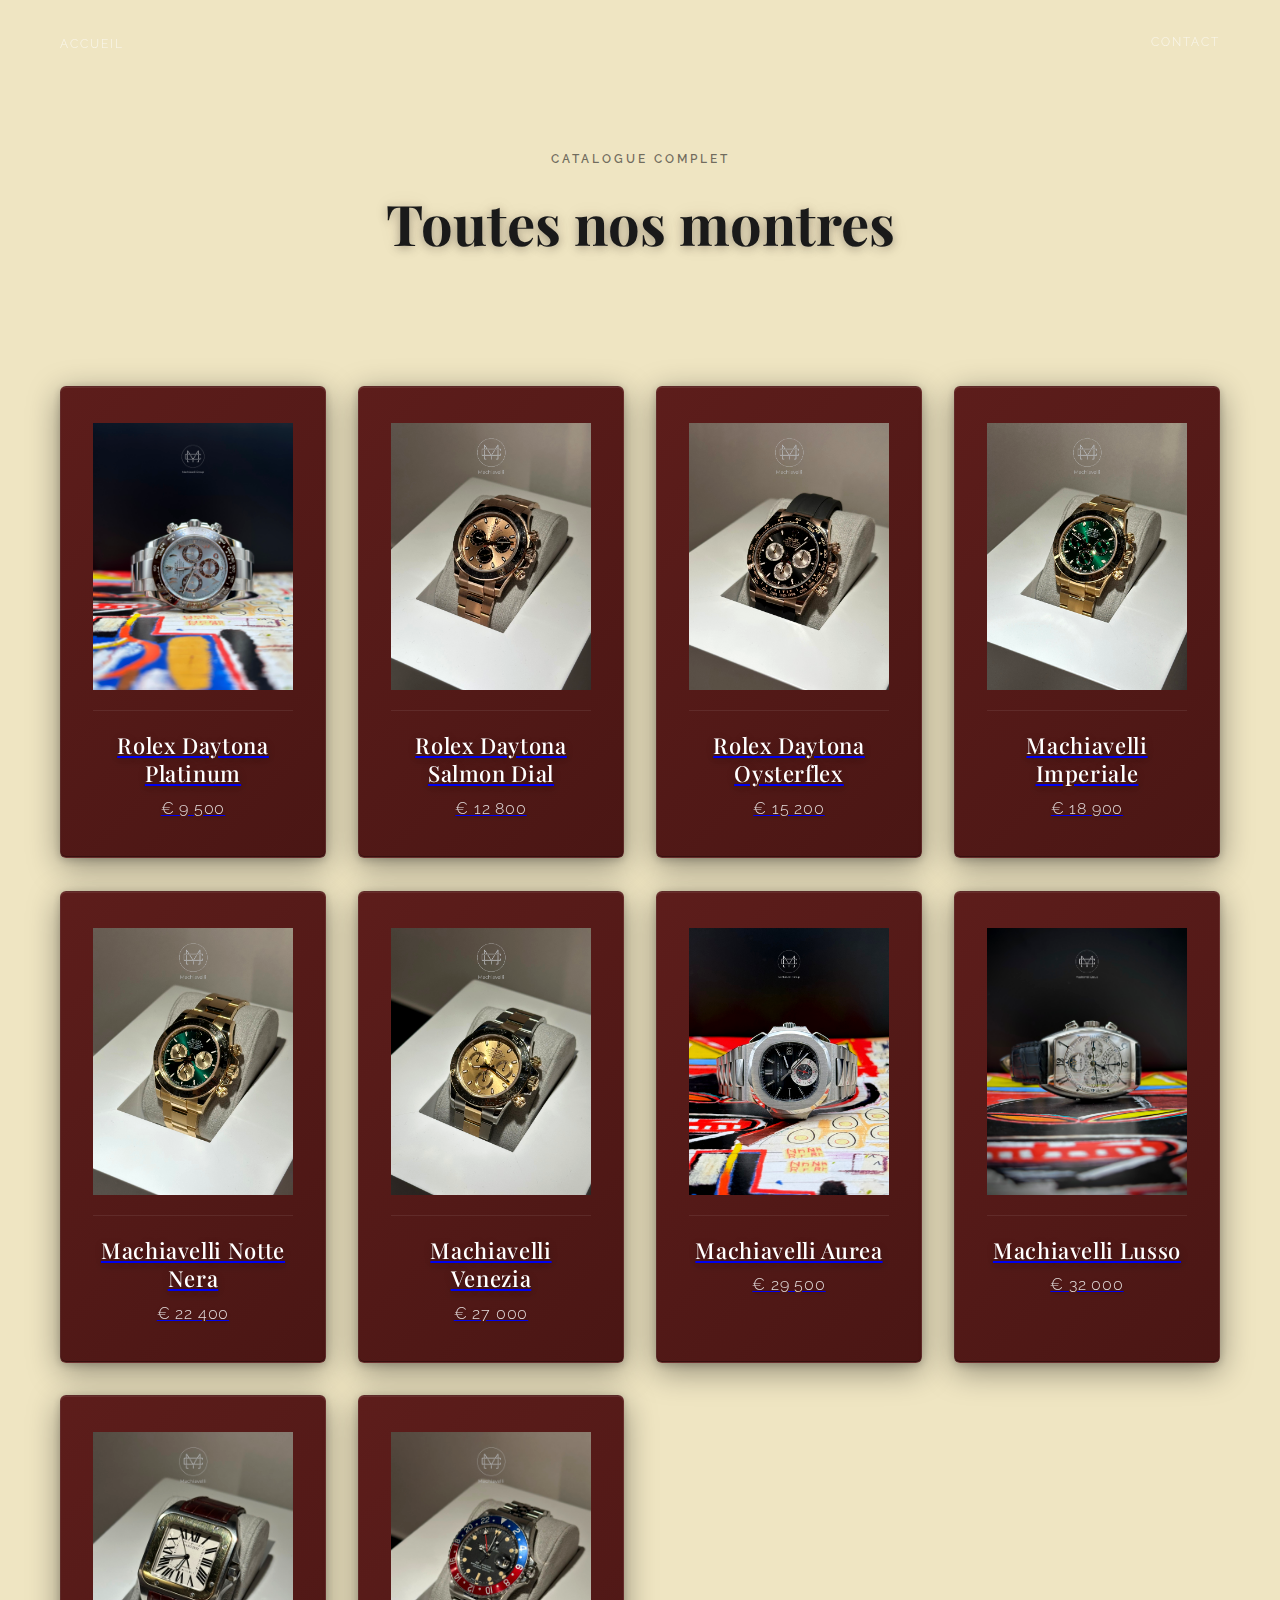
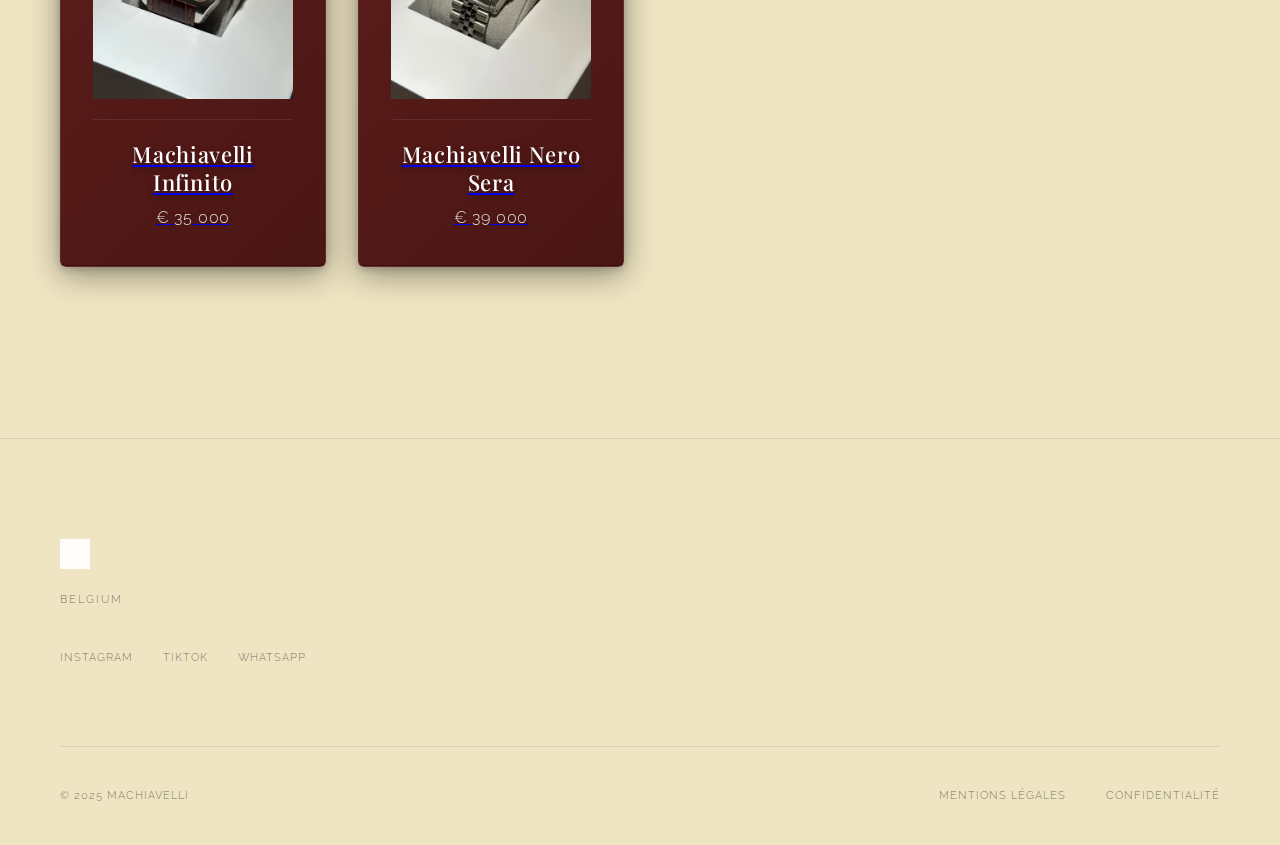
<file: catalogue.html>
<!DOCTYPE html>
<html lang="fr">
<head>
    <meta charset="UTF-8">
    <meta name="viewport" content="width=device-width, initial-scale=1.0">
    <title>Catalogue - Machiavelli</title>
    <link rel="stylesheet" href="style.css">
    <link rel="preconnect" href="https://fonts.googleapis.com">
    <link rel="preconnect" href="https://fonts.gstatic.com" crossorigin>
    <link href="https://fonts.googleapis.com/css2?family=Playfair+Display:wght@400;500;600;700;800;900&family=Cormorant+Garamond:wght@300;400;500;600;700&family=Raleway:wght@200;300;400;500;600;700&family=Bebas+Neue&display=swap" rel="stylesheet">
</head>
<body>
    <!-- Navigation -->
    <nav class="navbar-minimal">
        <div class="nav-minimal-container">
            <div class="nav-minimal-menu">
                <a href="index.html" class="nav-minimal-link">ACCUEIL</a>
            </div>
            <a href="index.html#contact" class="nav-minimal-link">CONTACT</a>
        </div>
    </nav>

    <!-- Catalogue Section -->
    <section class="catalogue-page">
        <div class="container">
            <div class="section-header">
                <div class="section-label">Catalogue Complet</div>
                <h2 class="section-title">Toutes nos montres</h2>
            </div>
            
            <div class="collection-grid">
                <a href="montre1.html" class="watch-card">
                    <img src="montre/montre1.png.webp" alt="Montre 01" class="watch-img" loading="lazy">
                    <div class="watch-info">
                        <h3 class="watch-name">Rolex Daytona Platinum</h3>
                        <p class="watch-price">€ 9 500</p>
                    </div>
                </a>

                <a href="montre2.html" class="watch-card">
                    <img src="montre/montre2.png.webp" alt="Montre 02" class="watch-img" loading="lazy">
                    <div class="watch-info">
                        <h3 class="watch-name">Rolex Daytona Salmon Dial</h3>
                        <p class="watch-price">€ 12 800</p>
                    </div>
                </a>

                <a href="montre3.html" class="watch-card">
                    <img src="montre/montre3.png.webp" alt="Montre 03" class="watch-img" loading="lazy">
                    <div class="watch-info">
                        <h3 class="watch-name">Rolex Daytona Oysterflex</h3>
                        <p class="watch-price">€ 15 200</p>
                    </div>
                </a>

                <a href="montre4.html" class="watch-card">
                    <img src="montre/montre4.png.webp" alt="Machiavelli Imperiale" class="watch-img" loading="lazy">
                    <div class="watch-info">
                        <h3 class="watch-name">Machiavelli Imperiale</h3>
                        <p class="watch-price">€ 18 900</p>
                    </div>
                </a>

                <a href="montre5.html" class="watch-card">
                    <img src="montre/montre5.png.webp" alt="Machiavelli Notte Nera" class="watch-img" loading="lazy">
                    <div class="watch-info">
                        <h3 class="watch-name">Machiavelli Notte Nera</h3>
                        <p class="watch-price">€ 22 400</p>
                    </div>
                </a>

                <a href="montre6.html" class="watch-card">
                    <img src="montre/montre6.png.webp" alt="Machiavelli Venezia" class="watch-img" loading="lazy">
                    <div class="watch-info">
                        <h3 class="watch-name">Machiavelli Venezia</h3>
                        <p class="watch-price">€ 27 000</p>
                    </div>
                </a>

                <a href="montre7.html" class="watch-card">
                    <img src="montre/montre7.png.webp" alt="Machiavelli Aurea" class="watch-img" loading="lazy">
                    <div class="watch-info">
                        <h3 class="watch-name">Machiavelli Aurea</h3>
                        <p class="watch-price">€ 29 500</p>
                    </div>
                </a>

                <a href="montre8.html" class="watch-card">
                    <img src="montre/montre8.png.webp" alt="Machiavelli Lusso" class="watch-img" loading="lazy">
                    <div class="watch-info">
                        <h3 class="watch-name">Machiavelli Lusso</h3>
                        <p class="watch-price">€ 32 000</p>
                    </div>
                </a>

                <a href="montre9.html" class="watch-card">
                    <img src="montre/montre9.png.webp" alt="Machiavelli Infinito" class="watch-img" loading="lazy">
                    <div class="watch-info">
                        <h3 class="watch-name">Machiavelli Infinito</h3>
                        <p class="watch-price">€ 35 000</p>
                    </div>
                </a>

                <a href="montre10.html" class="watch-card">
                    <img src="montre/montre10.png.webp" alt="Machiavelli Nero Sera" class="watch-img" loading="lazy">
                    <div class="watch-info">
                        <h3 class="watch-name">Machiavelli Nero Sera</h3>
                        <p class="watch-price">€ 39 000</p>
                    </div>
                </a>
            </div>
        </div>
    </section>

    <!-- Footer -->
    <footer class="footer">
        <div class="container">
            <div class="footer-content">
                <div class="footer-section">
                    <div class="footer-logo">
                        <img src="logo.jpg" alt="Machiavelli Logo" class="footer-logo-img">
                    </div>
                    <p class="footer-tagline">Belgium</p>
                    <div class="social-links">
                        <a href="https://www.instagram.com/machiavelli_group/" target="_blank" rel="noopener noreferrer" class="social-link">Instagram</a>
                        <a href="https://www.tiktok.com/@machiavelli_group" target="_blank" rel="noopener noreferrer" class="social-link">TikTok</a>
                        <a href="https://api.whatsapp.com/send?phone=32484709109" target="_blank" rel="noopener noreferrer" class="social-link">WhatsApp</a>
                    </div>
                </div>
            </div>
            
            <div class="footer-bottom">
                <p>&copy; 2025 Machiavelli</p>
                <div class="footer-links">
                    <a href="#">Mentions Légales</a>
                    <a href="#">Confidentialité</a>
                </div>
            </div>
        </div>
    </footer>

    <script src="script.js"></script>
</body>
</html>
</file>
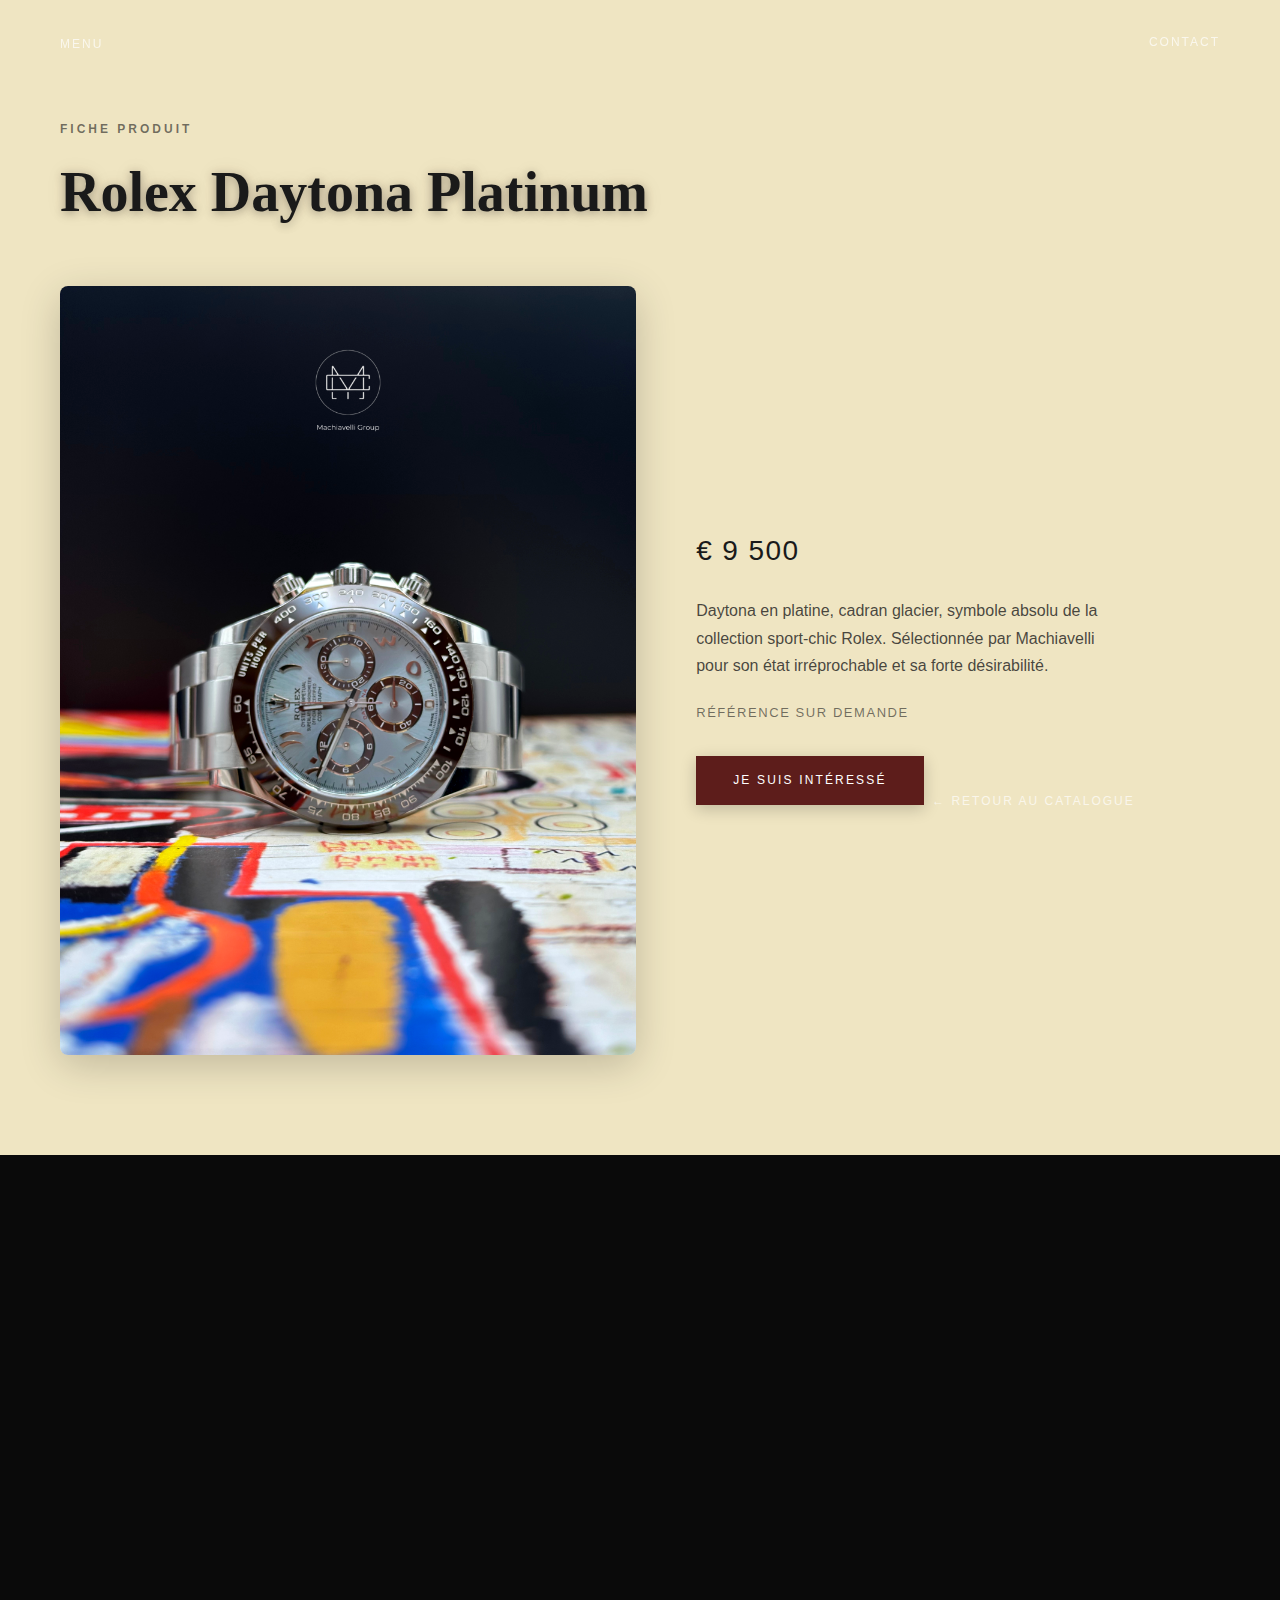
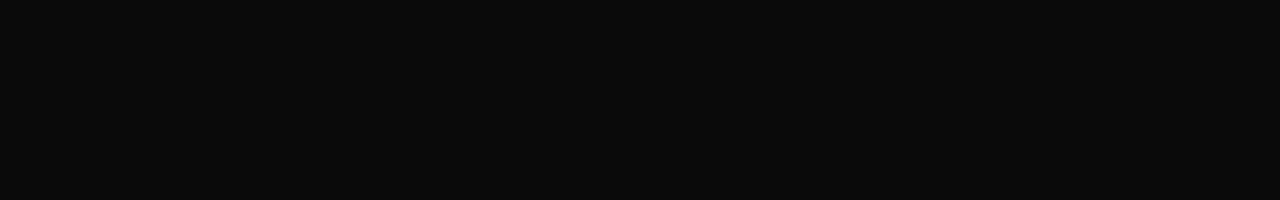
<file: montre1.html>
<!DOCTYPE html>
<html lang="fr">
<head>
    <meta charset="UTF-8">
    <meta name="viewport" content="width=device-width, initial-scale=1.0">
    <title>Rolex Daytona Platinum - Machiavelli</title>
    <link rel="stylesheet" href="style.css">
</head>
<body>
    <!-- Navigation -->
    <nav class="navbar-minimal">
        <div class="nav-minimal-container">
            <div class="nav-minimal-menu">
                <a href="index.html#home" class="nav-minimal-link">MENU</a>
                <div class="nav-minimal-dropdown">
                    <a href="index.html#collection" class="nav-minimal-link nav-minimal-item">Catalogue</a>
                    <a href="index.html#about" class="nav-minimal-link nav-minimal-item">Qui je suis</a>
                    <a href="index.html#craftsmanship" class="nav-minimal-link nav-minimal-item">Expertise</a>
                    <a href="index.html#contact" class="nav-minimal-link nav-minimal-item">Contact</a>
                </div>
            </div>
            <a href="index.html#contact" class="nav-minimal-link">CONTACT</a>
        </div>
    </nav>

    <section class="watch-detail-page">
        <div class="container">
            <div class="section-label">Fiche produit</div>
            <h1 class="section-title">Rolex Daytona Platinum</h1>

            <div class="collection-grid" style="grid-template-columns: 1.1fr 1fr;gap:60px;align-items:center;">
                <div>
                    <img src="montre/montre1.png.webp" alt="Rolex Daytona Platinum" class="watch-img" loading="lazy">
                </div>
                <div class="watch-info" style="text-align:left;">
                    <p class="watch-price" style="margin-bottom:24px;">€ 9 500</p>
                    <p style="color:rgba(26,26,26,0.8);max-width:420px;line-height:1.7;margin-bottom:24px;">
                        Daytona en platine, cadran glacier, symbole absolu de la collection sport-chic Rolex.
                        Sélectionnée par Machiavelli pour son état irréprochable et sa forte désirabilité.
                    </p>
                    <p style="margin-top:24px;color:rgba(26,26,26,0.6);font-size:13px;letter-spacing:0.12em;text-transform:uppercase;">
                        Référence sur demande
                    </p>
                    <a href="https://api.whatsapp.com/send?phone=32484709109&text=Je%20suis%20int%C3%A9ress%C3%A9%20par%20cette%20montre" target="_blank" rel="noopener noreferrer" class="interest-button">
                        Je suis intéressé
                    </a>
                    <a href="catalogue.html" class="nav-minimal-link" style="display:inline-block;margin-top:24px;margin-left:4px;">
                        ← Retour au catalogue
                    </a>
                </div>
            </div>
        </div>
    </section>
</body>
</html>
</file>
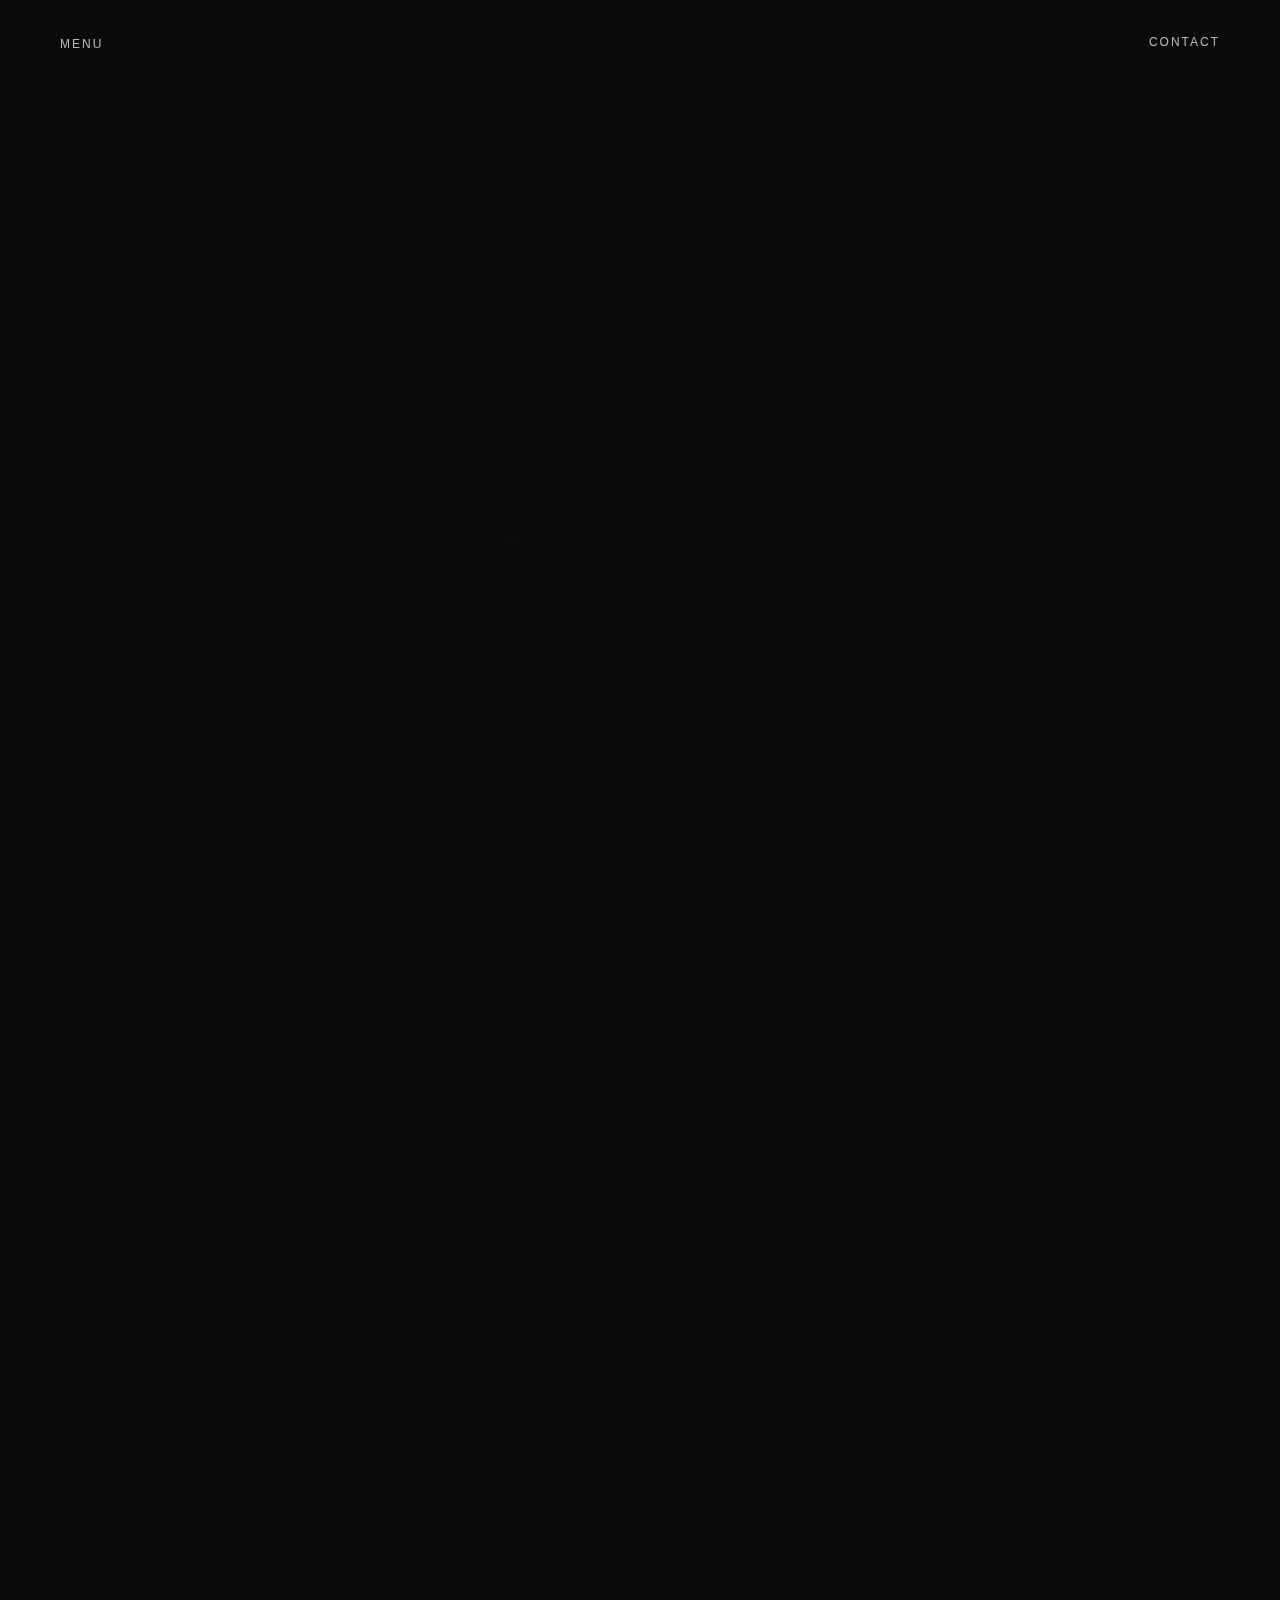
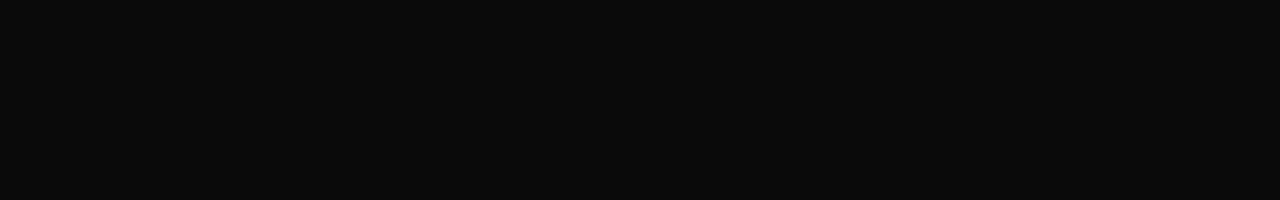
<file: montre10.html>
<!DOCTYPE html>
<html lang="fr">
<head>
    <meta charset="UTF-8">
    <meta name="viewport" content="width=device-width, initial-scale=1.0">
    <title>Montre 10 - Machiavelli</title>
    <link rel="stylesheet" href="style.css">
</head>
<body>
    <!-- Navigation -->
    <nav class="navbar-minimal">
        <div class="nav-minimal-container">
            <div class="nav-minimal-menu">
                <a href="index.html#home" class="nav-minimal-link">MENU</a>
                <div class="nav-minimal-dropdown">
                    <a href="index.html#collection" class="nav-minimal-link nav-minimal-item">Catalogue</a>
                    <a href="index.html#about" class="nav-minimal-link nav-minimal-item">Qui je suis</a>
                    <a href="index.html#craftsmanship" class="nav-minimal-link nav-minimal-item">Expertise</a>
                    <a href="index.html#contact" class="nav-minimal-link nav-minimal-item">Contact</a>
                </div>
            </div>
            <a href="index.html#contact" class="nav-minimal-link">CONTACT</a>
        </div>
    </nav>

    <section class="collection" style="min-height:100vh;display:flex;align-items:center;">
        <div class="container">
            <div class="section-label">Fiche produit</div>
            <h1 class="section-title">Montre 10</h1>

            <div class="collection-grid" style="grid-template-columns: 1.1fr 1fr;gap:60px;">
                <div>
                    <img src="montre/montre10.png.webp" alt="Montre 10" class="watch-img" loading="lazy">
                </div>
                <div class="watch-info" style="text-align:left;">
                    <p class="watch-price" style="margin-bottom:16px;">€ 39 000</p>
                    <p style="color:rgba(255,255,255,0.7);max-width:420px;">
                        Une des pièces fortes de la sélection Machiavelli, pensée pour les clients à la recherche
                        d’un garde-temps emblématique et pérenne.
                    </p>
                    <p style="margin-top:24px;color:rgba(255,255,255,0.6);font-size:13px;letter-spacing:0.12em;text-transform:uppercase;">
                        Contact direct pour plus d’informations
                    </p>
                    <a href="https://api.whatsapp.com/send?phone=32484709109&text=Je%20suis%20int%C3%A9ress%C3%A9%20par%20cette%20montre\" target=\"_blank\" rel=\"noopener noreferrer\" class=\"interest-button">
                        Je suis intéressé
                    </a>
                    <a href="index.html#collection" class="nav-minimal-link" style="display:inline-block;margin-top:24px;margin-left:4px;">
                        ← Retour au catalogue
                    </a>
                </div>
            </div>
        </div>
    </section>
</body>
</html>
</file>
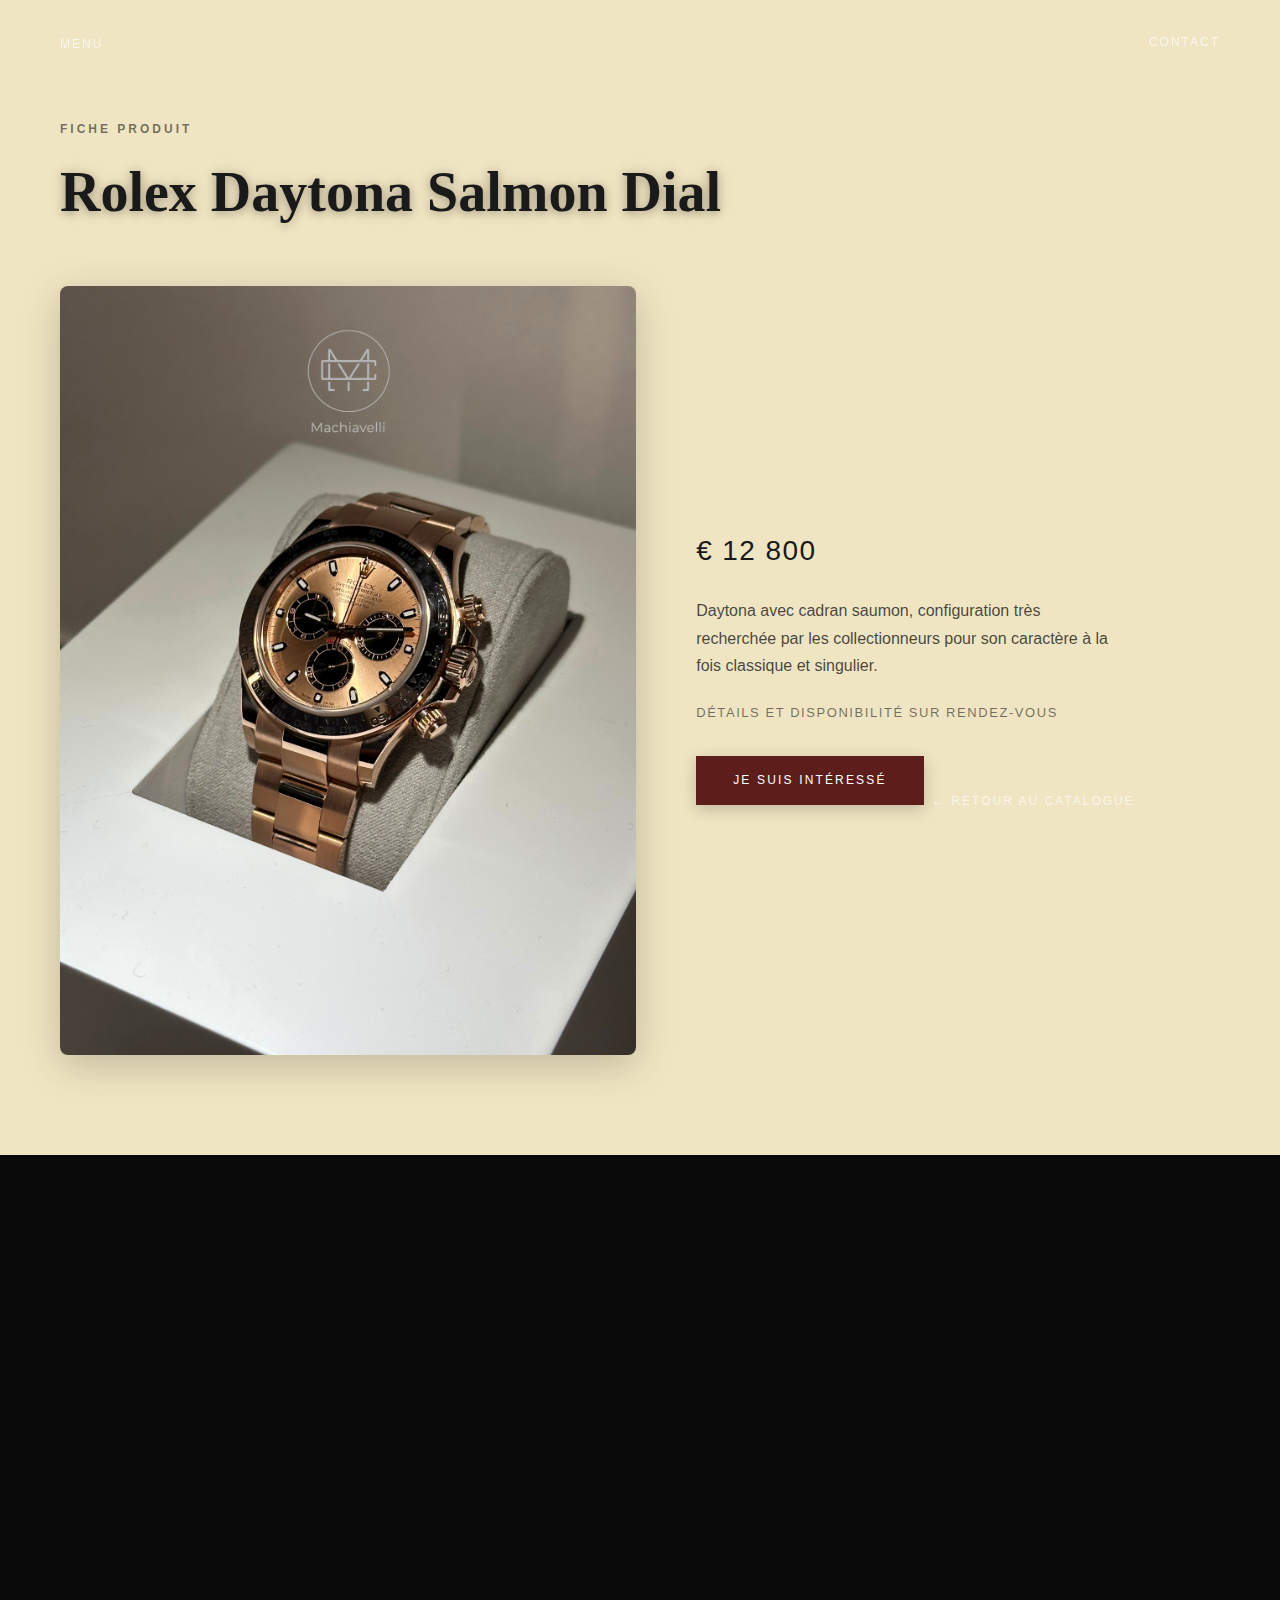
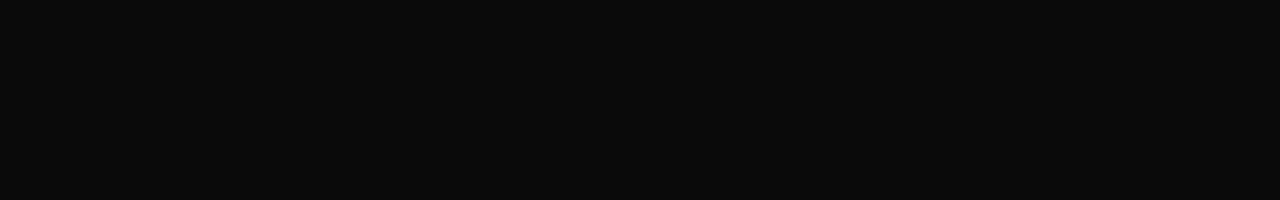
<file: montre2.html>
<!DOCTYPE html>
<html lang="fr">
<head>
    <meta charset="UTF-8">
    <meta name="viewport" content="width=device-width, initial-scale=1.0">
    <title>Rolex Daytona Salmon Dial - Machiavelli</title>
    <link rel="stylesheet" href="style.css">
</head>
<body>
    <!-- Navigation -->
    <nav class="navbar-minimal">
        <div class="nav-minimal-container">
            <div class="nav-minimal-menu">
                <a href="index.html#home" class="nav-minimal-link">MENU</a>
                <div class="nav-minimal-dropdown">
                    <a href="index.html#collection" class="nav-minimal-link nav-minimal-item">Catalogue</a>
                    <a href="index.html#about" class="nav-minimal-link nav-minimal-item">Qui je suis</a>
                    <a href="index.html#craftsmanship" class="nav-minimal-link nav-minimal-item">Expertise</a>
                    <a href="index.html#contact" class="nav-minimal-link nav-minimal-item">Contact</a>
                </div>
            </div>
            <a href="index.html#contact" class="nav-minimal-link">CONTACT</a>
        </div>
    </nav>

    <section class="watch-detail-page">
        <div class="container">
            <div class="section-label">Fiche produit</div>
            <h1 class="section-title">Rolex Daytona Salmon Dial</h1>

            <div class="collection-grid" style="grid-template-columns: 1.1fr 1fr;gap:60px;align-items:center;">
                <div>
                    <img src="montre/montre2.png.webp" alt="Rolex Daytona Salmon Dial" class="watch-img" loading="lazy">
                </div>
                <div class="watch-info" style="text-align:left;">
                    <p class="watch-price" style="margin-bottom:24px;">€ 12 800</p>
                    <p style="color:rgba(26,26,26,0.8);max-width:420px;line-height:1.7;margin-bottom:24px;">
                        Daytona avec cadran saumon, configuration très recherchée par les collectionneurs pour son
                        caractère à la fois classique et singulier.
                    </p>
                    <p style="margin-top:24px;color:rgba(26,26,26,0.6);font-size:13px;letter-spacing:0.12em;text-transform:uppercase;">
                        Détails et disponibilité sur rendez-vous
                    </p>
                    <a href="https://api.whatsapp.com/send?phone=32484709109&text=Je%20suis%20int%C3%A9ress%C3%A9%20par%20cette%20montre" target="_blank" rel="noopener noreferrer" class="interest-button">
                        Je suis intéressé
                    </a>
                    <a href="catalogue.html" class="nav-minimal-link" style="display:inline-block;margin-top:24px;margin-left:4px;">
                        ← Retour au catalogue
                    </a>
                </div>
            </div>
        </div>
    </section>
</body>
</html>
</file>
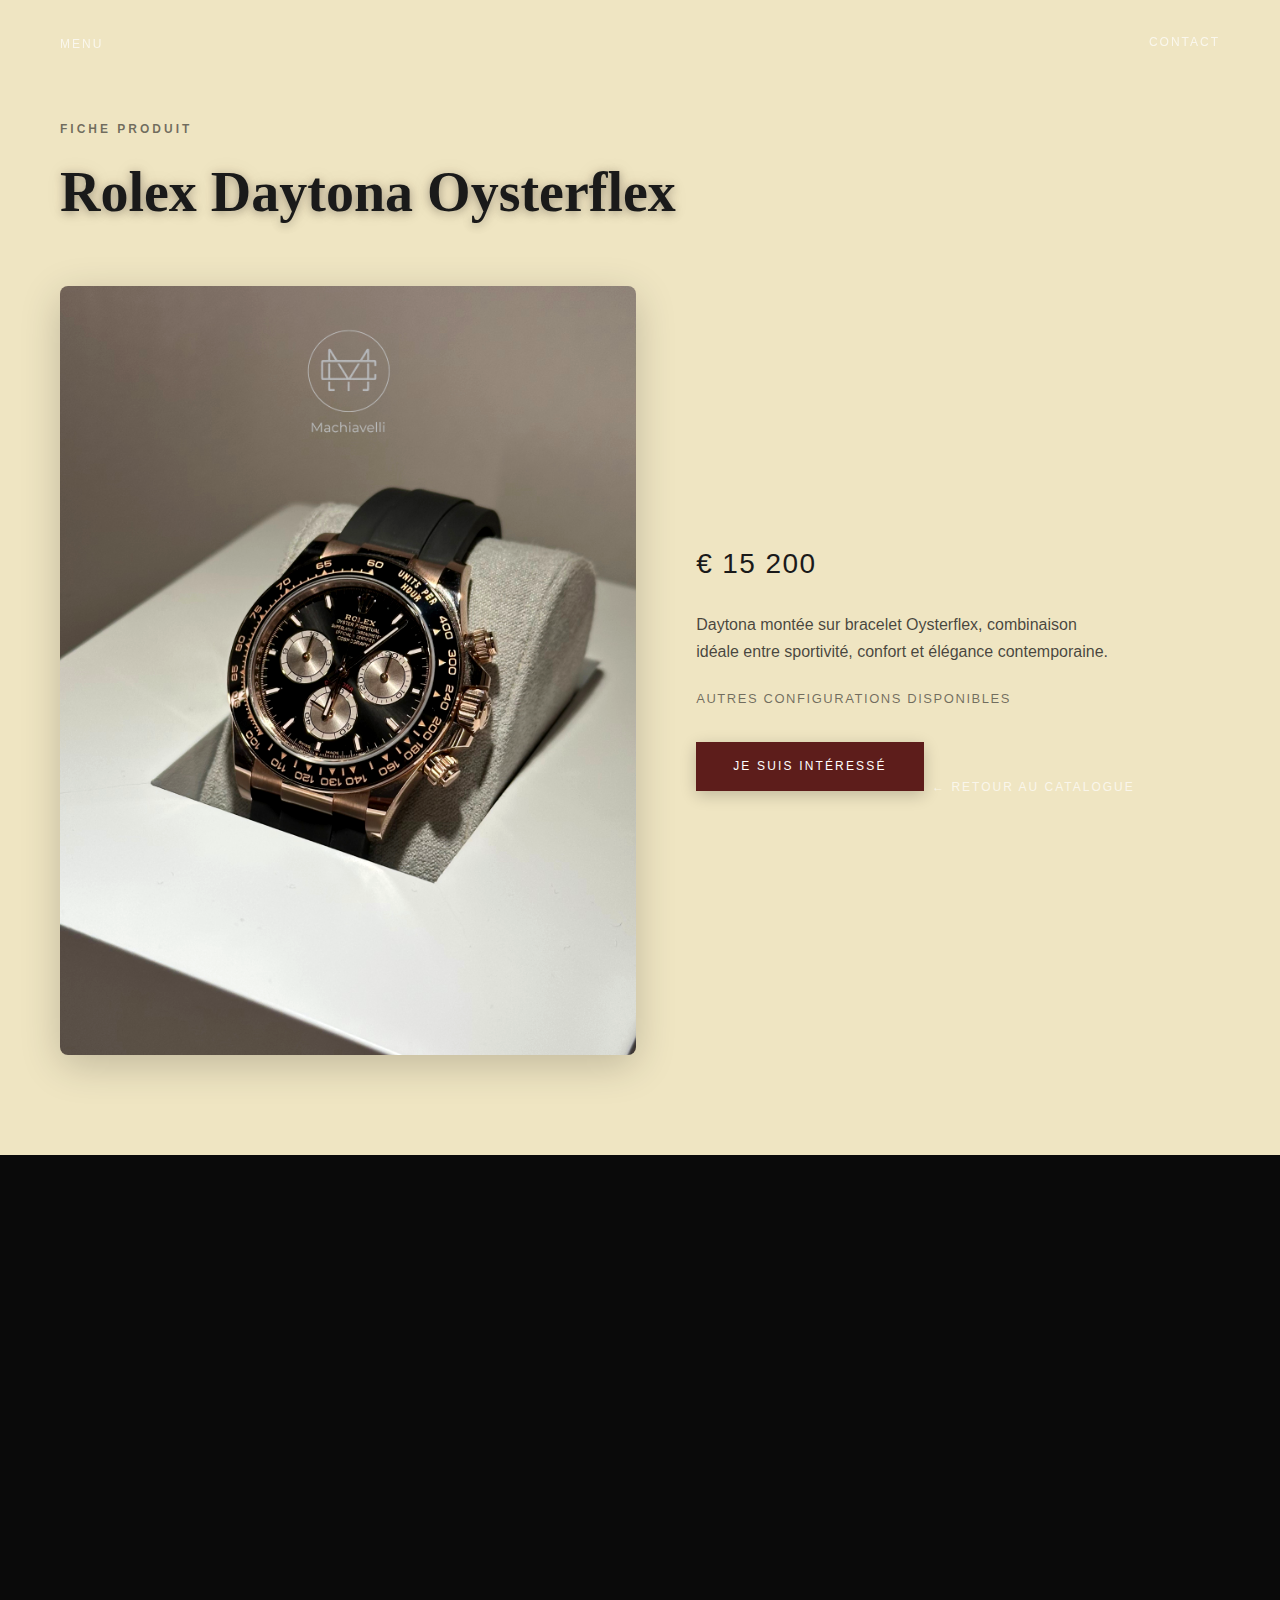
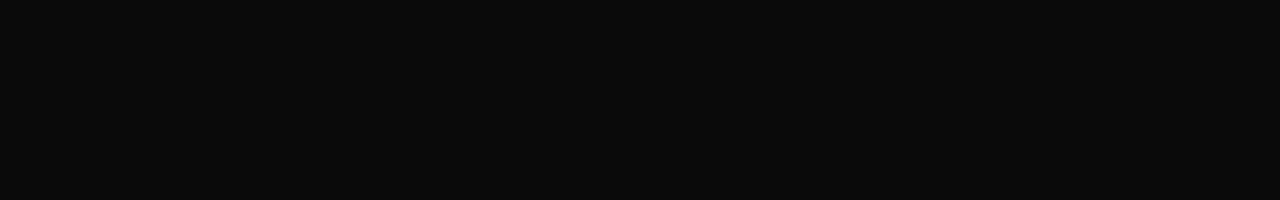
<file: montre3.html>
<!DOCTYPE html>
<html lang="fr">
<head>
    <meta charset="UTF-8">
    <meta name="viewport" content="width=device-width, initial-scale=1.0">
    <title>Rolex Daytona Oysterflex - Machiavelli</title>
    <link rel="stylesheet" href="style.css">
</head>
<body>
    <!-- Navigation -->
    <nav class="navbar-minimal">
        <div class="nav-minimal-container">
            <div class="nav-minimal-menu">
                <a href="index.html#home" class="nav-minimal-link">MENU</a>
                <div class="nav-minimal-dropdown">
                    <a href="index.html#collection" class="nav-minimal-link nav-minimal-item">Catalogue</a>
                    <a href="index.html#about" class="nav-minimal-link nav-minimal-item">Qui je suis</a>
                    <a href="index.html#craftsmanship" class="nav-minimal-link nav-minimal-item">Expertise</a>
                    <a href="index.html#contact" class="nav-minimal-link nav-minimal-item">Contact</a>
                </div>
            </div>
            <a href="index.html#contact" class="nav-minimal-link">CONTACT</a>
        </div>
    </nav>

    <section class="watch-detail-page">
        <div class="container">
            <div class="section-label">Fiche produit</div>
            <h1 class="section-title">Rolex Daytona Oysterflex</h1>

            <div class="collection-grid" style="grid-template-columns: 1.1fr 1fr;gap:60px;align-items:center;">
                <div>
                    <img src="montre/montre3.png.webp" alt="Rolex Daytona Oysterflex" class="watch-img" loading="lazy">
                </div>
                <div class="watch-info" style="text-align:left;">
                    <p class="watch-price" style="margin-bottom:24px;">€ 15 200</p>
                    <p style="color:rgba(26,26,26,0.8);max-width:420px;line-height:1.7;margin-bottom:24px;">
                        Daytona montée sur bracelet Oysterflex, combinaison idéale entre sportivité, confort et
                        élégance contemporaine.
                    </p>
                    <p style="margin-top:24px;color:rgba(26,26,26,0.6);font-size:13px;letter-spacing:0.12em;text-transform:uppercase;">
                        Autres configurations disponibles
                    </p>
                    <a href="https://api.whatsapp.com/send?phone=32484709109&text=Je%20suis%20int%C3%A9ress%C3%A9%20par%20cette%20montre" target="_blank" rel="noopener noreferrer" class="interest-button">
                        Je suis intéressé
                    </a>
                    <a href="catalogue.html" class="nav-minimal-link" style="display:inline-block;margin-top:24px;margin-left:4px;">
                        ← Retour au catalogue
                    </a>
                </div>
            </div>
        </div>
    </section>
</body>
</html>
</file>
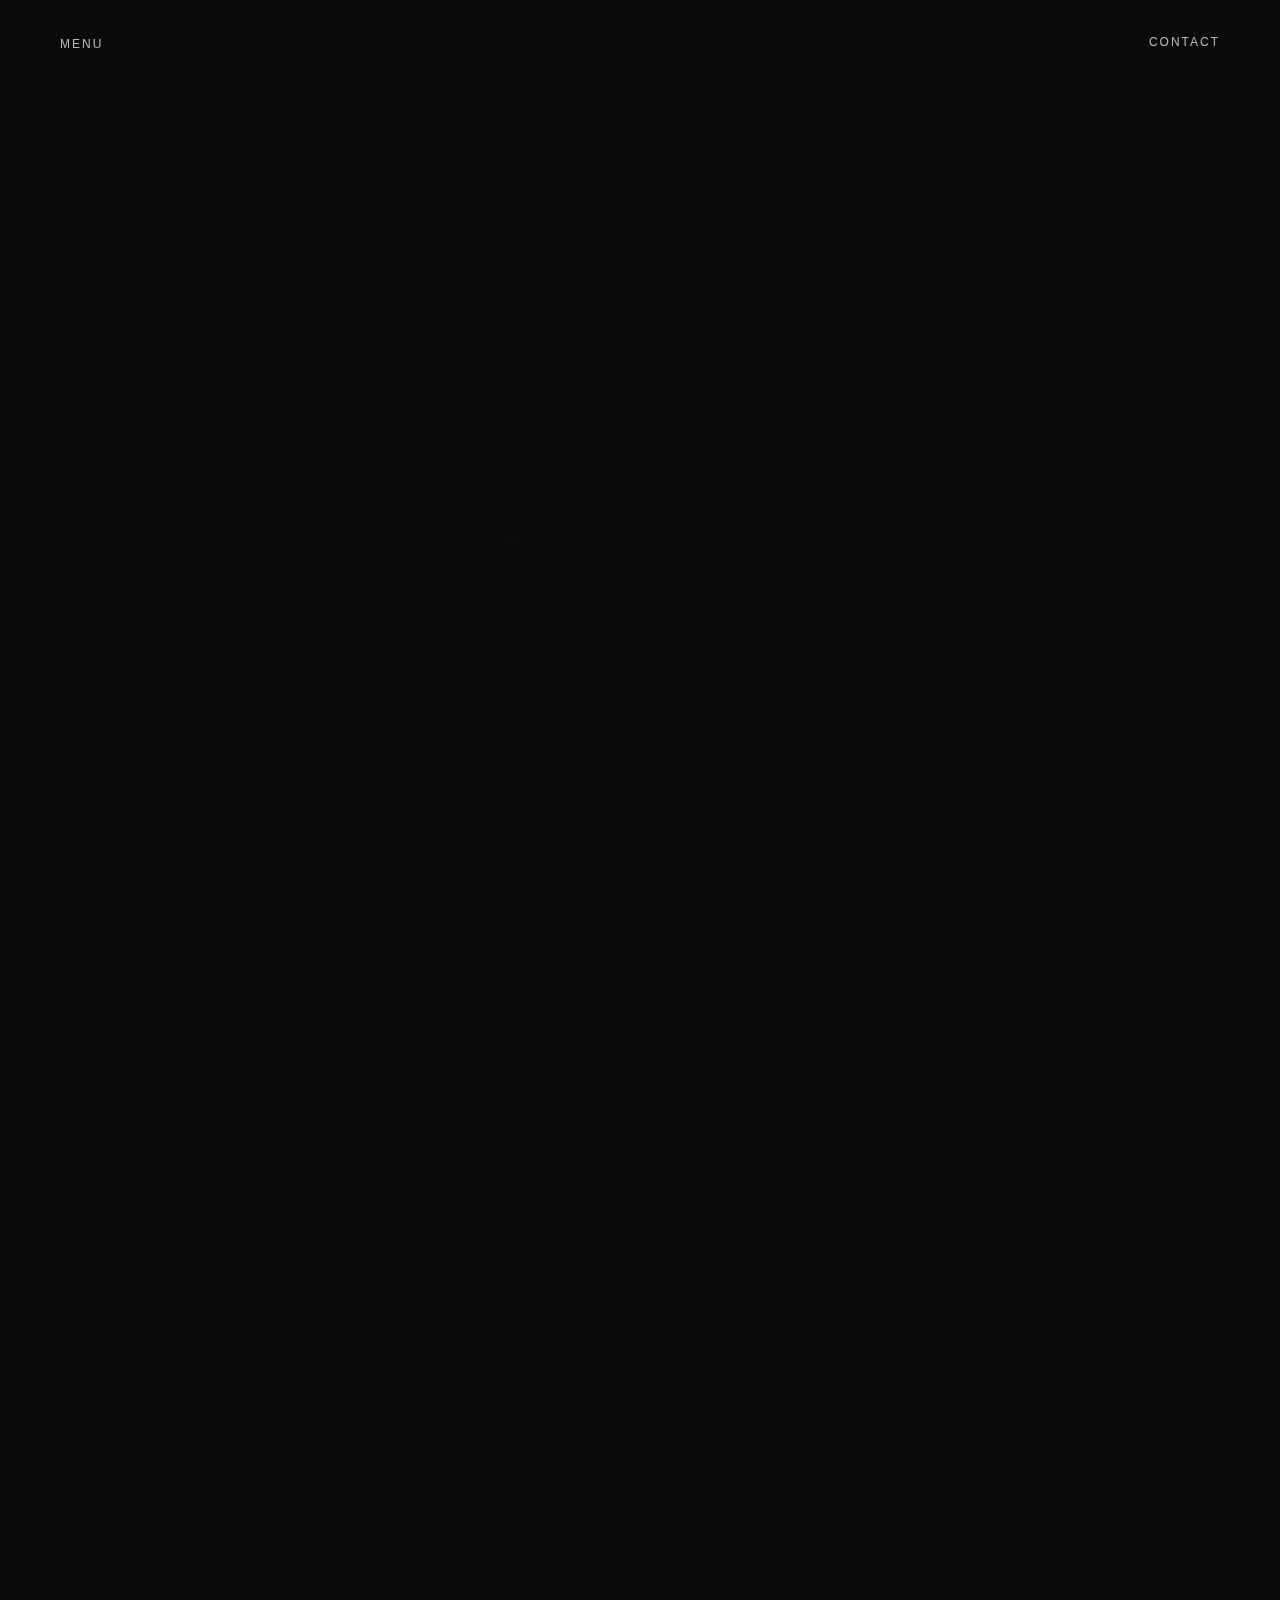
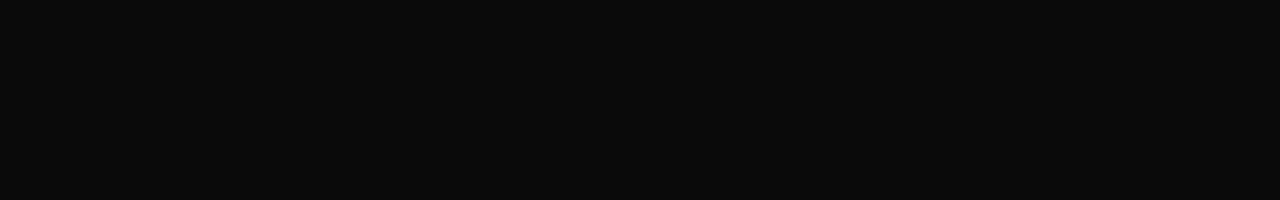
<file: montre4.html>
<!DOCTYPE html>
<html lang="fr">
<head>
    <meta charset="UTF-8">
    <meta name="viewport" content="width=device-width, initial-scale=1.0">
    <title>Montre 04 - Machiavelli</title>
    <link rel="stylesheet" href="style.css">
</head>
<body>
    <!-- Navigation -->
    <nav class="navbar-minimal">
        <div class="nav-minimal-container">
            <div class="nav-minimal-menu">
                <a href="index.html#home" class="nav-minimal-link">MENU</a>
                <div class="nav-minimal-dropdown">
                    <a href="index.html#collection" class="nav-minimal-link nav-minimal-item">Catalogue</a>
                    <a href="index.html#about" class="nav-minimal-link nav-minimal-item">Qui je suis</a>
                    <a href="index.html#craftsmanship" class="nav-minimal-link nav-minimal-item">Expertise</a>
                    <a href="index.html#contact" class="nav-minimal-link nav-minimal-item">Contact</a>
                </div>
            </div>
            <a href="index.html#contact" class="nav-minimal-link">CONTACT</a>
        </div>
    </nav>

    <section class="collection" style="min-height:100vh;display:flex;align-items:center;">
        <div class="container">
            <div class="section-label">Fiche produit</div>
            <h1 class="section-title">Montre 04</h1>

            <div class="collection-grid" style="grid-template-columns: 1.1fr 1fr;gap:60px;">
                <div>
                    <img src="montre/montre4.png.webp" alt="Montre 04" class="watch-img" loading="lazy">
                </div>
                <div class="watch-info" style="text-align:left;">
                    <p class="watch-price" style="margin-bottom:16px;">€ 18 900</p>
                    <p style="color:rgba(255,255,255,0.7);max-width:420px;">
                        Pièce sélectionnée par Machiavelli pour son rapport rareté / condition / potentiel.
                        Description détaillée disponible sur demande.
                    </p>
                    <p style="margin-top:24px;color:rgba(255,255,255,0.6);font-size:13px;letter-spacing:0.12em;text-transform:uppercase;">
                        Informations complètes sur rendez-vous
                    </p>
                    <a href="https://api.whatsapp.com/send?phone=32484709109&text=Je%20suis%20int%C3%A9ress%C3%A9%20par%20cette%20montre" target="_blank" rel="noopener noreferrer" class="interest-button">
                        Je suis intéressé
                    </a>
                    <a href="index.html#collection" class="nav-minimal-link" style="display:inline-block;margin-top:24px;margin-left:4px;">
                        ← Retour au catalogue
                    </a>
                </div>
            </div>
        </div>
    </section>
</body>
</html>
</file>
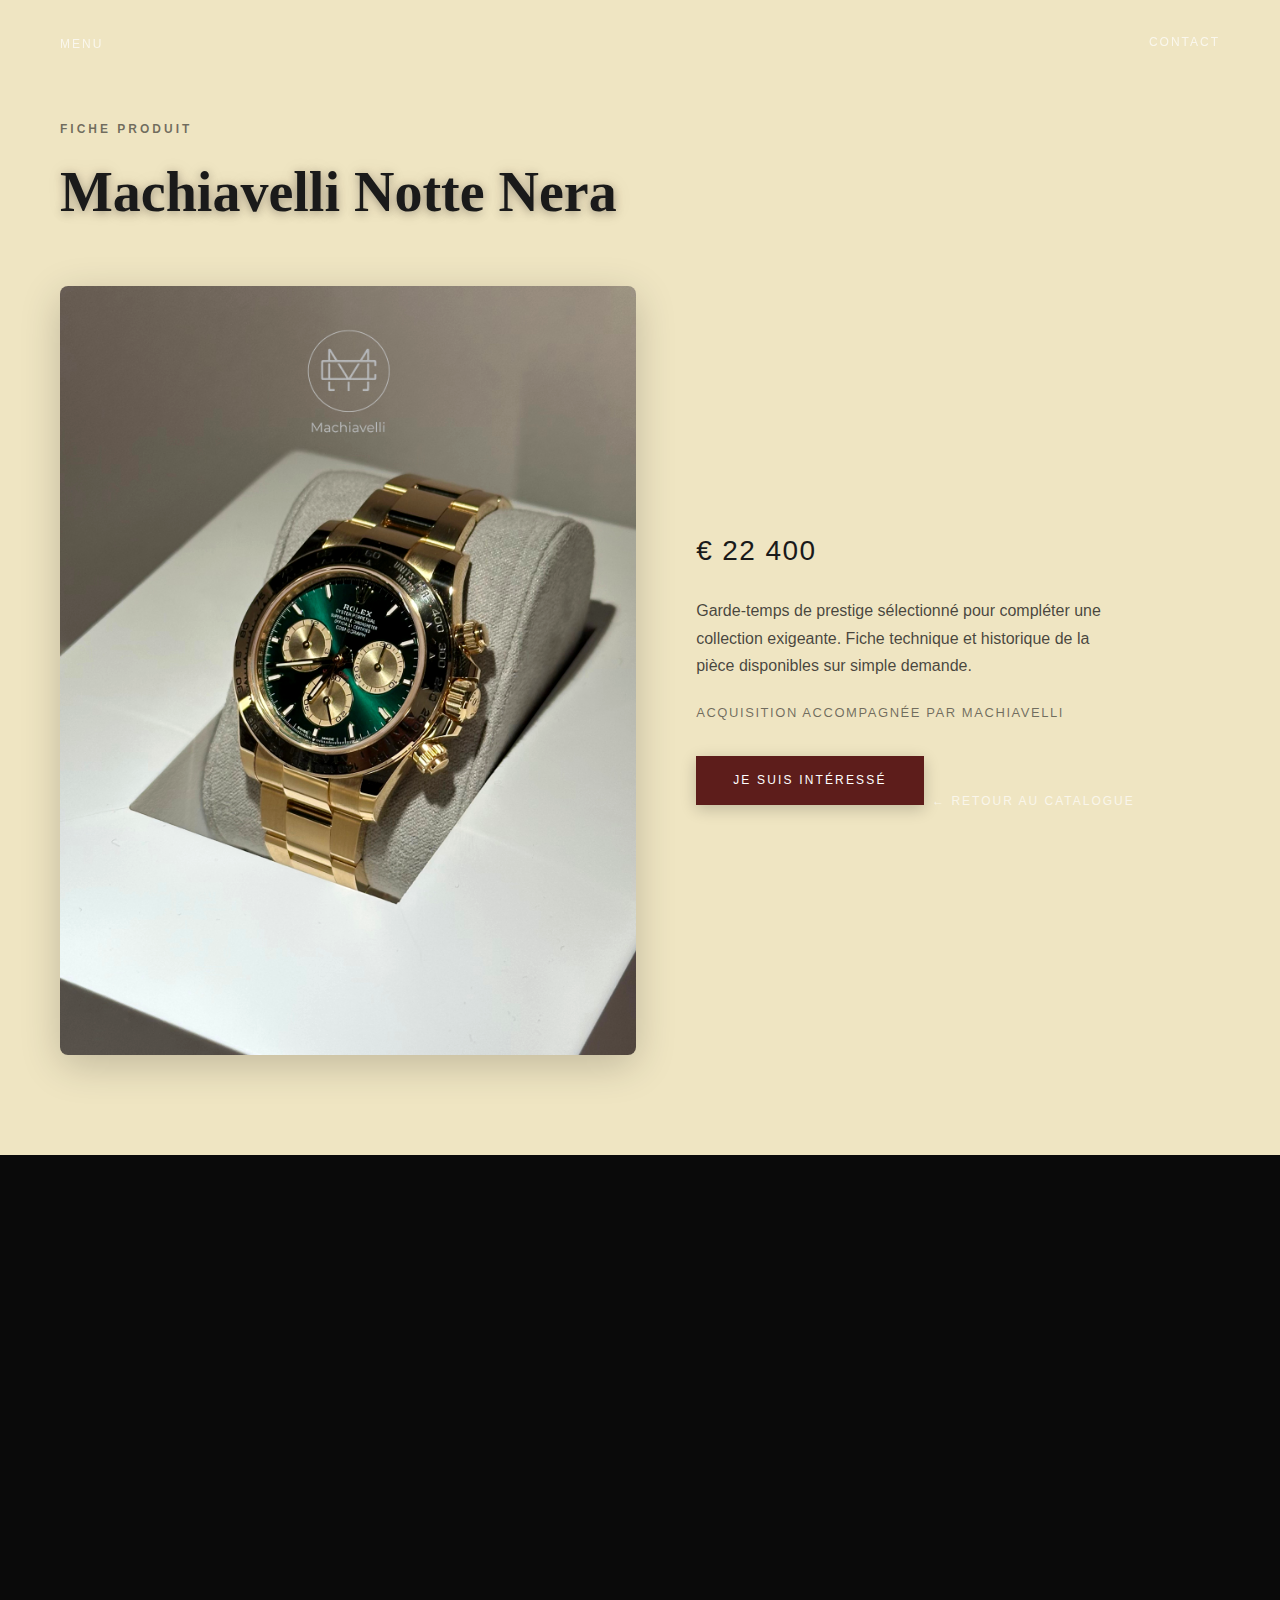
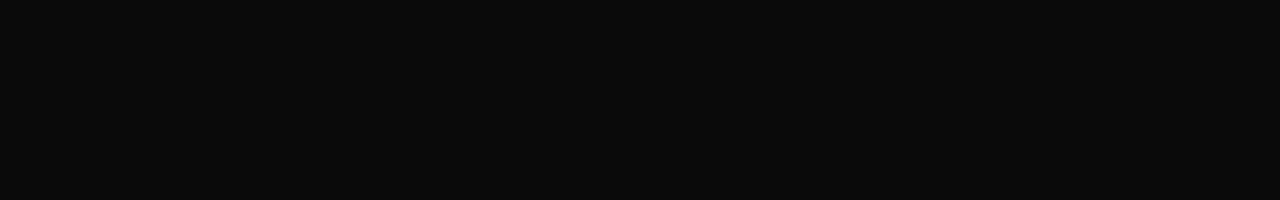
<file: montre5.html>
<!DOCTYPE html>
<html lang="fr">
<head>
    <meta charset="UTF-8">
    <meta name="viewport" content="width=device-width, initial-scale=1.0">
    <title>Machiavelli Notte Nera - Machiavelli</title>
    <link rel="stylesheet" href="style.css">
</head>
<body>
    <!-- Navigation -->
    <nav class="navbar-minimal">
        <div class="nav-minimal-container">
            <div class="nav-minimal-menu">
                <a href="index.html#home" class="nav-minimal-link">MENU</a>
                <div class="nav-minimal-dropdown">
                    <a href="index.html#collection" class="nav-minimal-link nav-minimal-item">Catalogue</a>
                    <a href="index.html#about" class="nav-minimal-link nav-minimal-item">Qui je suis</a>
                    <a href="index.html#craftsmanship" class="nav-minimal-link nav-minimal-item">Expertise</a>
                    <a href="index.html#contact" class="nav-minimal-link nav-minimal-item">Contact</a>
                </div>
            </div>
            <a href="index.html#contact" class="nav-minimal-link">CONTACT</a>
        </div>
    </nav>

    <section class="watch-detail-page">
        <div class="container">
            <div class="section-label">Fiche produit</div>
            <h1 class="section-title">Machiavelli Notte Nera</h1>

            <div class="collection-grid" style="grid-template-columns: 1.1fr 1fr;gap:60px;align-items:center;">
                <div>
                    <img src="montre/montre5.png.webp" alt="Machiavelli Notte Nera" class="watch-img" loading="lazy">
                </div>
                <div class="watch-info" style="text-align:left;">
                    <p class="watch-price" style="margin-bottom:24px;">€ 22 400</p>
                    <p style="color:rgba(26,26,26,0.8);max-width:420px;line-height:1.7;margin-bottom:24px;">
                        Garde-temps de prestige sélectionné pour compléter une collection exigeante.
                        Fiche technique et historique de la pièce disponibles sur simple demande.
                    </p>
                    <p style="margin-top:24px;color:rgba(26,26,26,0.6);font-size:13px;letter-spacing:0.12em;text-transform:uppercase;">
                        Acquisition accompagnée par Machiavelli
                    </p>
                    <a href="https://api.whatsapp.com/send?phone=32484709109&text=Je%20suis%20int%C3%A9ress%C3%A9%20par%20cette%20montre" target="_blank" rel="noopener noreferrer" class="interest-button">
                        Je suis intéressé
                    </a>
                    <a href="catalogue.html" class="nav-minimal-link" style="display:inline-block;margin-top:24px;margin-left:4px;">
                        ← Retour au catalogue
                    </a>
                </div>
            </div>
        </div>
    </section>
</body>
</html>
</file>
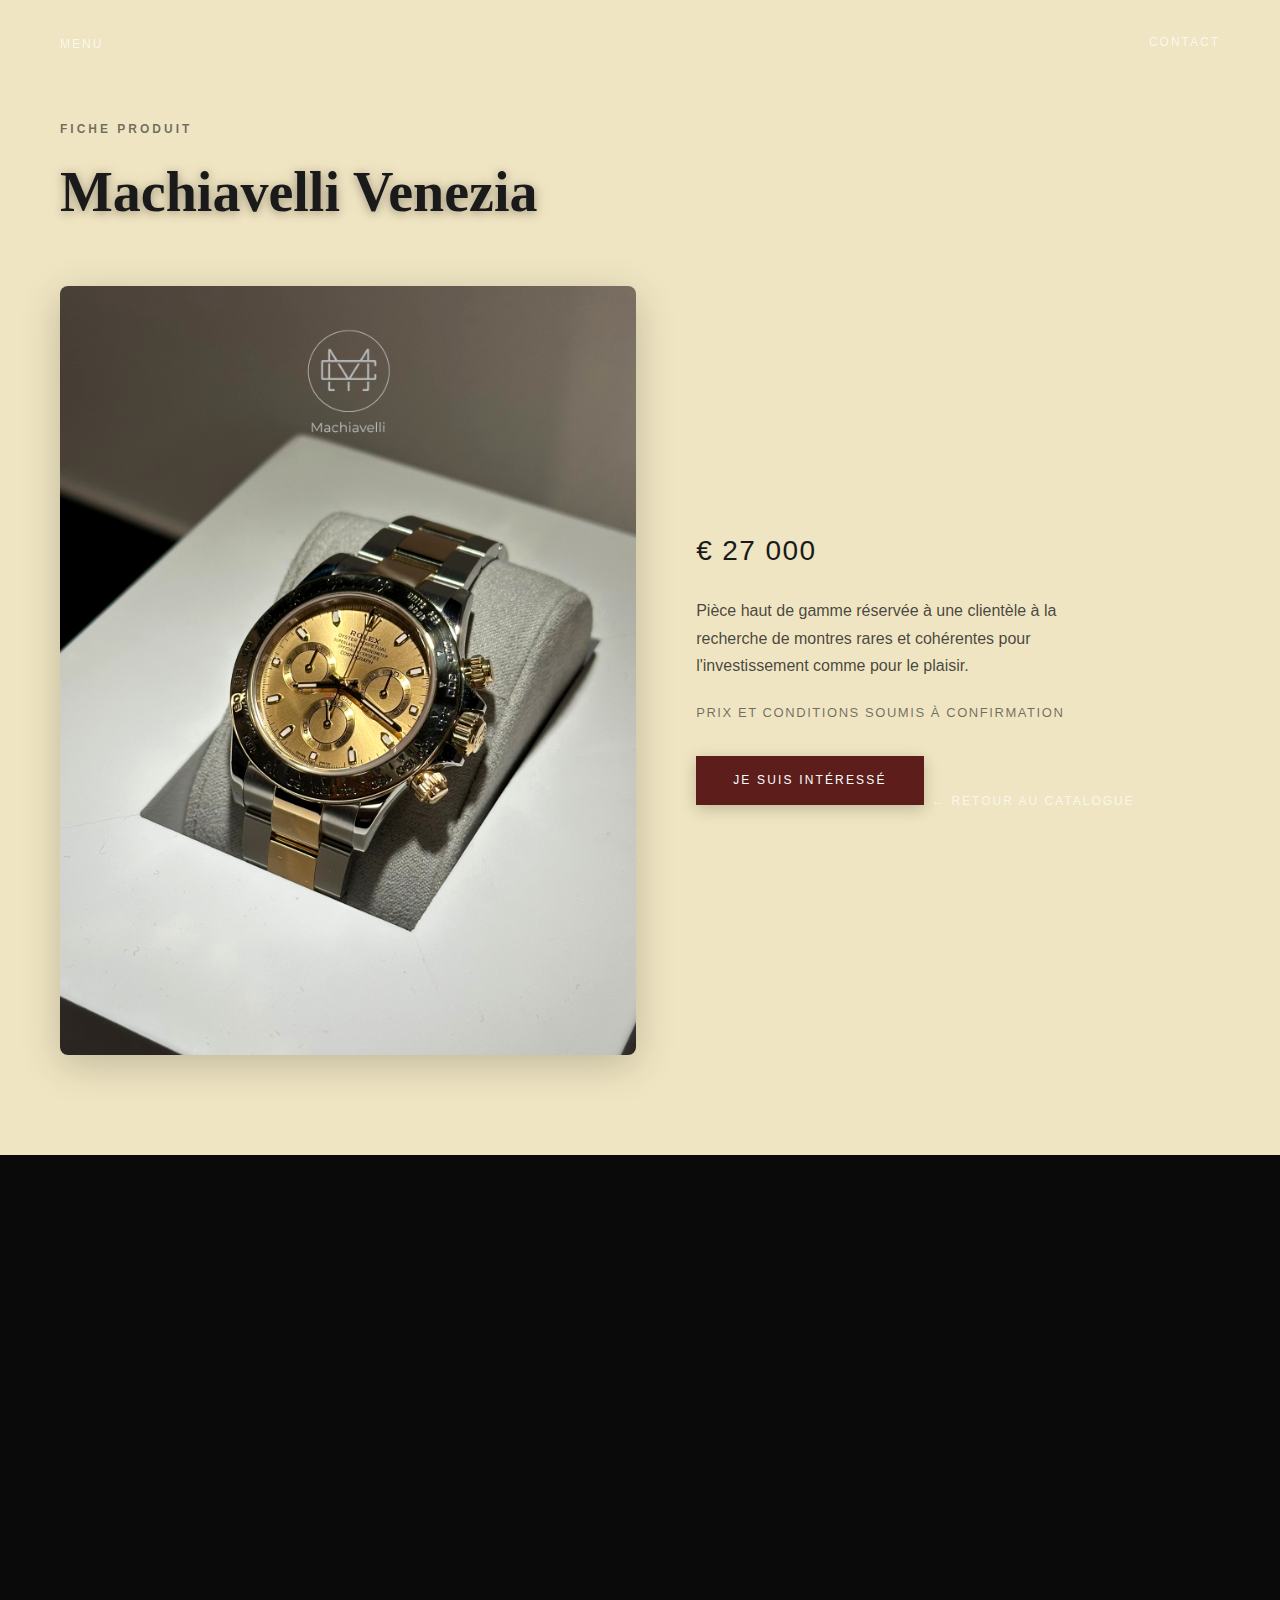
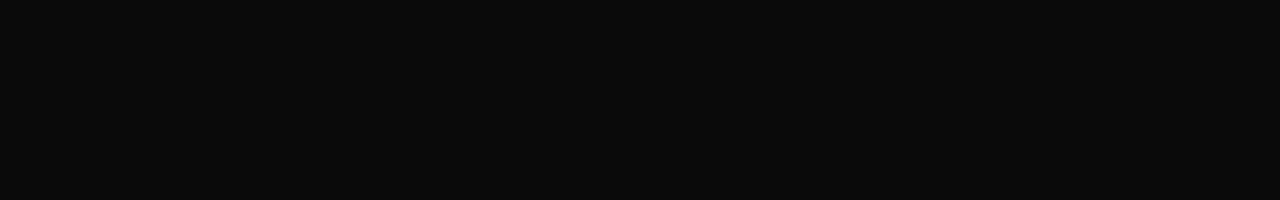
<file: montre6.html>
<!DOCTYPE html>
<html lang="fr">
<head>
    <meta charset="UTF-8">
    <meta name="viewport" content="width=device-width, initial-scale=1.0">
    <title>Machiavelli Venezia - Machiavelli</title>
    <link rel="stylesheet" href="style.css">
</head>
<body>
    <!-- Navigation -->
    <nav class="navbar-minimal">
        <div class="nav-minimal-container">
            <div class="nav-minimal-menu">
                <a href="index.html#home" class="nav-minimal-link">MENU</a>
                <div class="nav-minimal-dropdown">
                    <a href="index.html#collection" class="nav-minimal-link nav-minimal-item">Catalogue</a>
                    <a href="index.html#about" class="nav-minimal-link nav-minimal-item">Qui je suis</a>
                    <a href="index.html#craftsmanship" class="nav-minimal-link nav-minimal-item">Expertise</a>
                    <a href="index.html#contact" class="nav-minimal-link nav-minimal-item">Contact</a>
                </div>
            </div>
            <a href="index.html#contact" class="nav-minimal-link">CONTACT</a>
        </div>
    </nav>

    <section class="watch-detail-page">
        <div class="container">
            <div class="section-label">Fiche produit</div>
            <h1 class="section-title">Machiavelli Venezia</h1>

            <div class="collection-grid" style="grid-template-columns: 1.1fr 1fr;gap:60px;align-items:center;">
                <div>
                    <img src="montre/montre6.png.webp" alt="Machiavelli Venezia" class="watch-img" loading="lazy">
                </div>
                <div class="watch-info" style="text-align:left;">
                    <p class="watch-price" style="margin-bottom:24px;">€ 27 000</p>
                    <p style="color:rgba(26,26,26,0.8);max-width:420px;line-height:1.7;margin-bottom:24px;">
                        Pièce haut de gamme réservée à une clientèle à la recherche de montres rares et cohérentes
                        pour l'investissement comme pour le plaisir.
                    </p>
                    <p style="margin-top:24px;color:rgba(26,26,26,0.6);font-size:13px;letter-spacing:0.12em;text-transform:uppercase;">
                        Prix et conditions soumis à confirmation
                    </p>
                    <a href="https://api.whatsapp.com/send?phone=32484709109&text=Je%20suis%20int%C3%A9ress%C3%A9%20par%20cette%20montre" target="_blank" rel="noopener noreferrer" class="interest-button">
                        Je suis intéressé
                    </a>
                    <a href="catalogue.html" class="nav-minimal-link" style="display:inline-block;margin-top:24px;margin-left:4px;">
                        ← Retour au catalogue
                    </a>
                </div>
            </div>
        </div>
    </section>
</body>
</html>
</file>
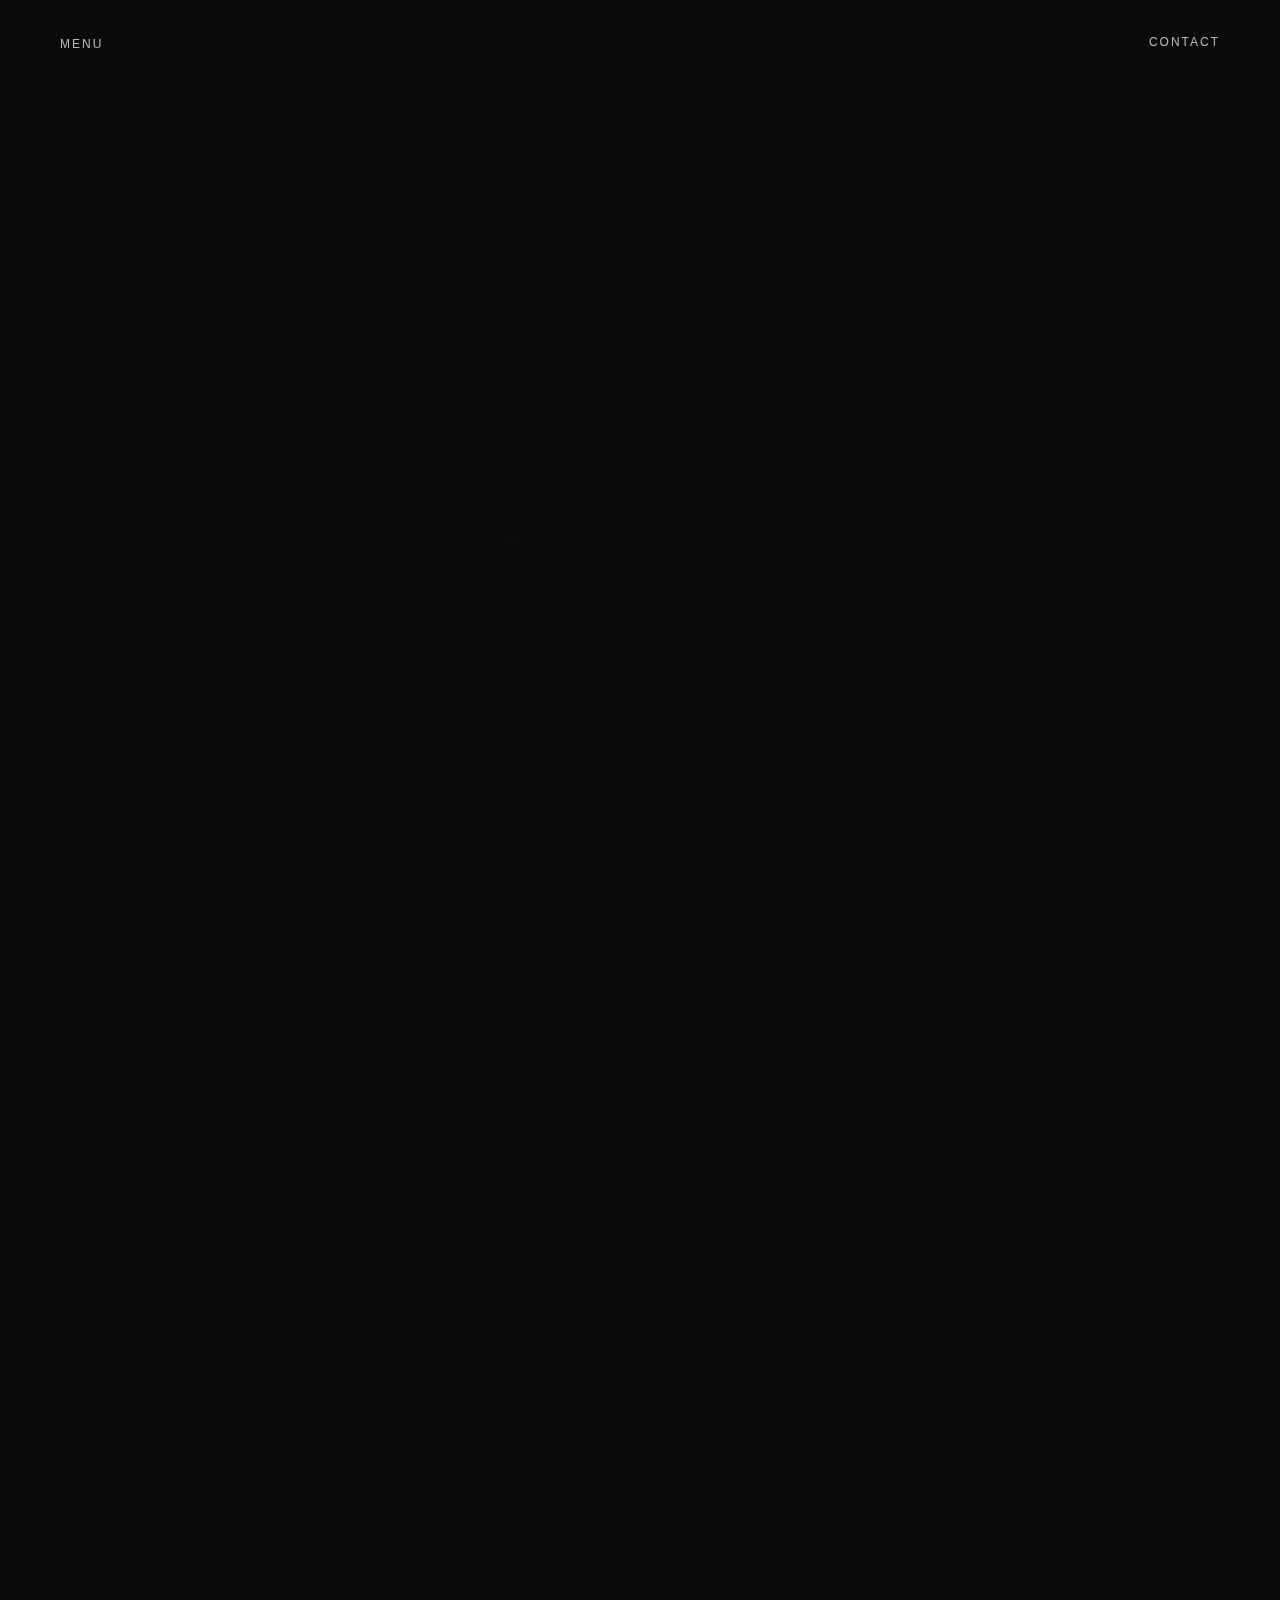
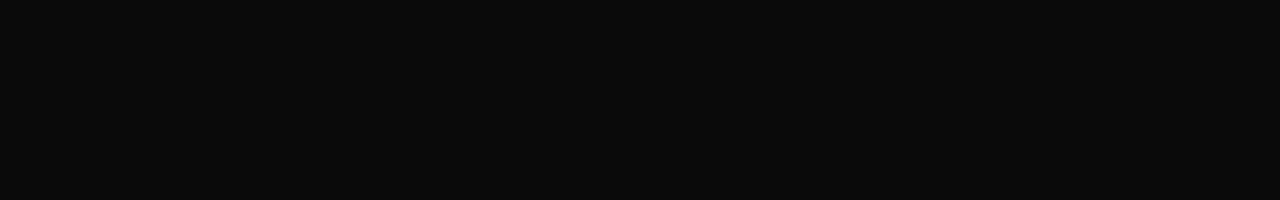
<file: montre7.html>
<!DOCTYPE html>
<html lang="fr">
<head>
    <meta charset="UTF-8">
    <meta name="viewport" content="width=device-width, initial-scale=1.0">
    <title>Montre 07 - Machiavelli</title>
    <link rel="stylesheet" href="style.css">
</head>
<body>
    <!-- Navigation -->
    <nav class="navbar-minimal">
        <div class="nav-minimal-container">
            <div class="nav-minimal-menu">
                <a href="index.html#home" class="nav-minimal-link">MENU</a>
                <div class="nav-minimal-dropdown">
                    <a href="index.html#collection" class="nav-minimal-link nav-minimal-item">Catalogue</a>
                    <a href="index.html#about" class="nav-minimal-link nav-minimal-item">Qui je suis</a>
                    <a href="index.html#craftsmanship" class="nav-minimal-link nav-minimal-item">Expertise</a>
                    <a href="index.html#contact" class="nav-minimal-link nav-minimal-item">Contact</a>
                </div>
            </div>
            <a href="index.html#contact" class="nav-minimal-link">CONTACT</a>
        </div>
    </nav>

    <section class="collection" style="min-height:100vh;display:flex;align-items:center;">
        <div class="container">
            <div class="section-label">Fiche produit</div>
            <h1 class="section-title">Montre 07</h1>

            <div class="collection-grid" style="grid-template-columns: 1.1fr 1fr;gap:60px;">
                <div>
                    <img src="montre/montre7.png.webp" alt="Montre 07" class="watch-img" loading="lazy">
                </div>
                <div class="watch-info" style="text-align:left;">
                    <p class="watch-price" style="margin-bottom:16px;">€ 29 500</p>
                    <p style="color:rgba(255,255,255,0.7);max-width:420px;">
                        Pièce soigneusement sélectionnée par Machiavelli pour compléter une collection d’exception.
                        Détails techniques et configuration disponibles sur demande.
                    </p>
                    <p style="margin-top:24px;color:rgba(255,255,255,0.6);font-size:13px;letter-spacing:0.12em;text-transform:uppercase;">
                        Dossier complet sur rendez-vous
                    </p>
                    <a href="https://api.whatsapp.com/send?phone=32484709109&text=Je%20suis%20int%C3%A9ress%C3%A9%20par%20cette%20montre" target="_blank" rel="noopener noreferrer" class="interest-button">
                        Je suis intéressé
                    </a>
                    <a href="index.html#collection" class="nav-minimal-link" style="display:inline-block;margin-top:24px;margin-left:4px;">
                        ← Retour au catalogue
                    </a>
                </div>
            </div>
        </div>
    </section>
</body>
</html>
</file>
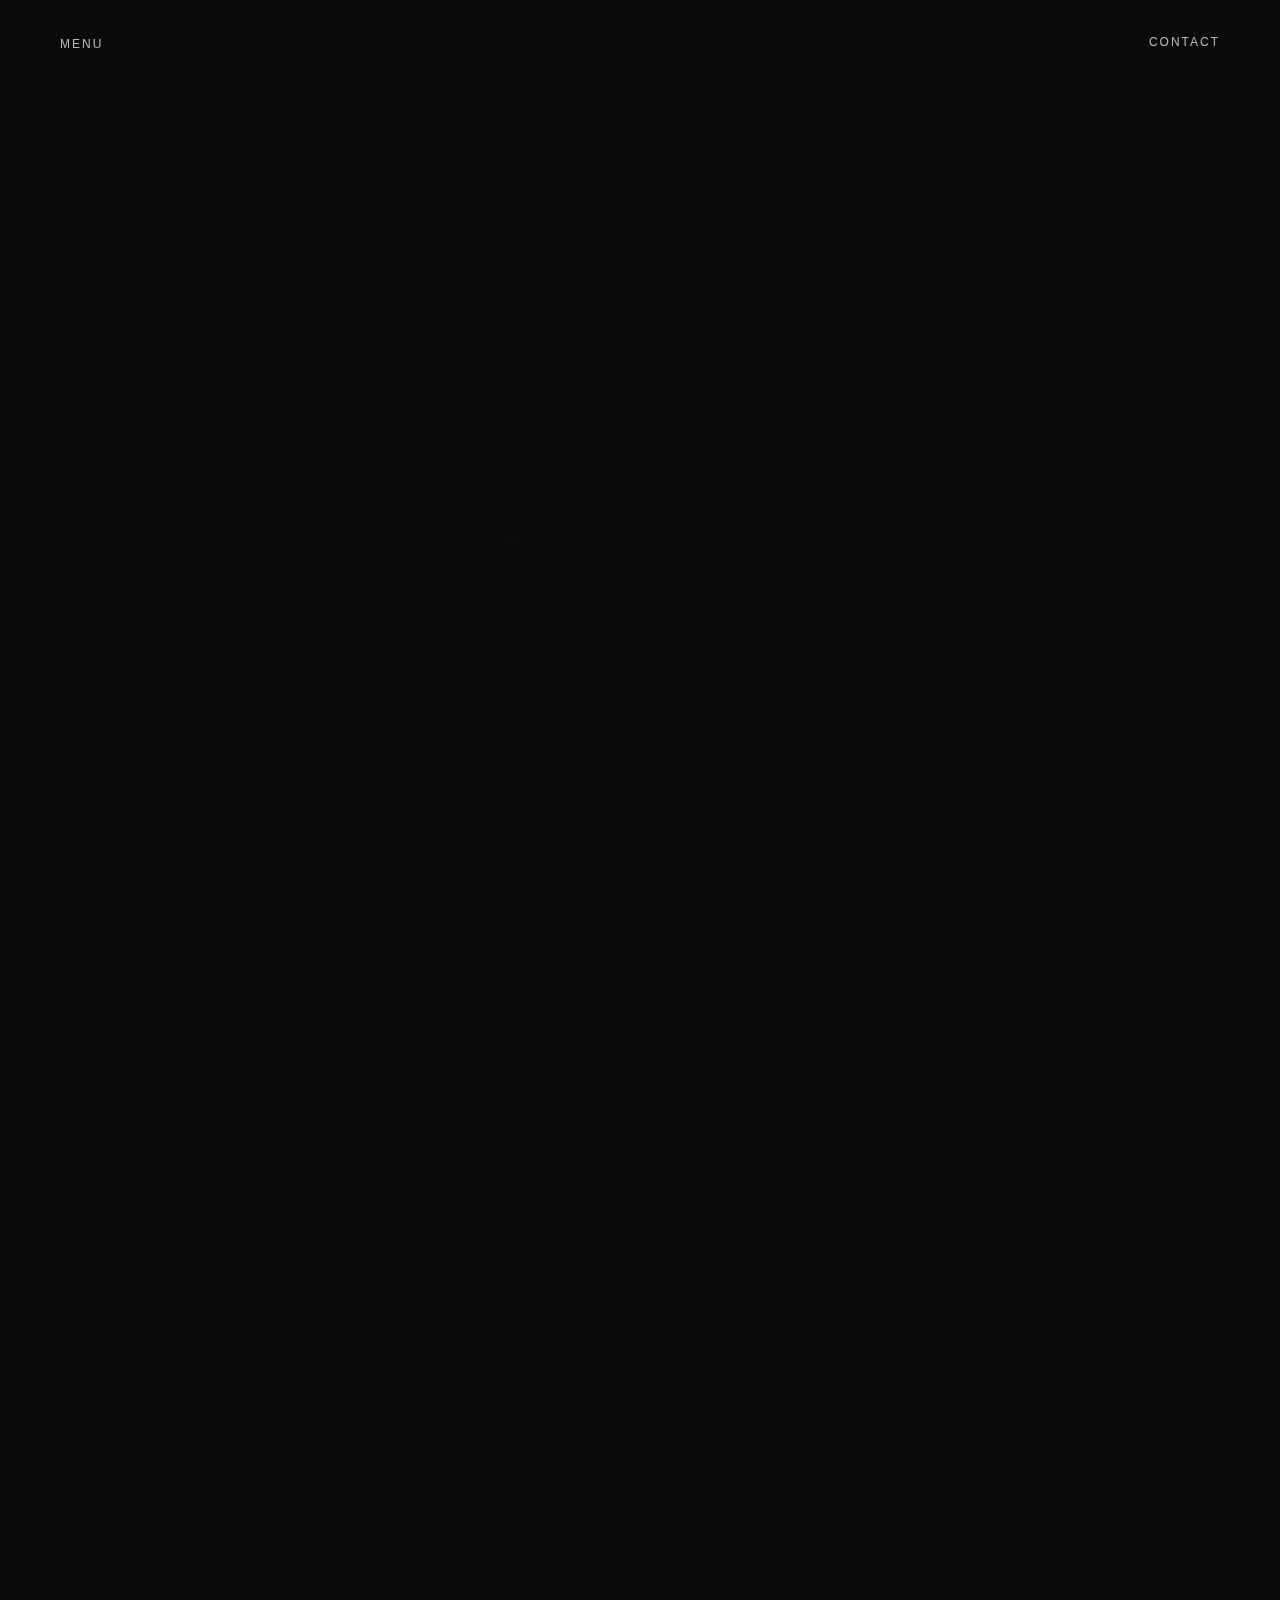
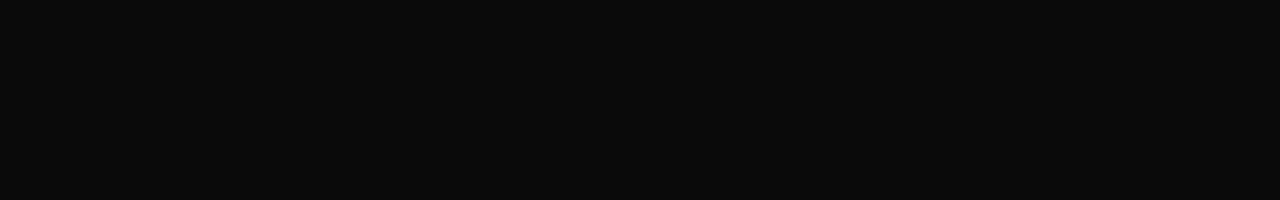
<file: montre8.html>
<!DOCTYPE html>
<html lang="fr">
<head>
    <meta charset="UTF-8">
    <meta name="viewport" content="width=device-width, initial-scale=1.0">
    <title>Montre 08 - Machiavelli</title>
    <link rel="stylesheet" href="style.css">
</head>
<body>
    <!-- Navigation -->
    <nav class="navbar-minimal">
        <div class="nav-minimal-container">
            <div class="nav-minimal-menu">
                <a href="index.html#home" class="nav-minimal-link">MENU</a>
                <div class="nav-minimal-dropdown">
                    <a href="index.html#collection" class="nav-minimal-link nav-minimal-item">Catalogue</a>
                    <a href="index.html#about" class="nav-minimal-link nav-minimal-item">Qui je suis</a>
                    <a href="index.html#craftsmanship" class="nav-minimal-link nav-minimal-item">Expertise</a>
                    <a href="index.html#contact" class="nav-minimal-link nav-minimal-item">Contact</a>
                </div>
            </div>
            <a href="index.html#contact" class="nav-minimal-link">CONTACT</a>
        </div>
    </nav>

    <section class="collection" style="min-height:100vh;display:flex;align-items:center;">
        <div class="container">
            <div class="section-label">Fiche produit</div>
            <h1 class="section-title">Montre 08</h1>

            <div class="collection-grid" style="grid-template-columns: 1.1fr 1fr;gap:60px;">
                <div>
                    <img src="montre/montre8.png.webp" alt="Montre 08" class="watch-img" loading="lazy">
                </div>
                <div class="watch-info" style="text-align:left;">
                    <p class="watch-price" style="margin-bottom:16px;">€ 32 000</p>
                    <p style="color:rgba(255,255,255,0.7);max-width:420px;">
                        Garde-temps de haute horlogerie, choisi pour son équilibre entre design, mouvement
                        et potentiel de valorisation.
                    </p>
                    <p style="margin-top:24px;color:rgba(255,255,255,0.6);font-size:13px;letter-spacing:0.12em;text-transform:uppercase;">
                        Sélection confidentielle Machiavelli
                    </p>
                    <a href="https://api.whatsapp.com/send?phone=32484709109&text=Je%20suis%20int%C3%A9ress%C3%A9%20par%20cette%20montre" target="_blank" rel="noopener noreferrer" class="interest-button">
                        Je suis intéressé
                    </a>
                    <a href="index.html#collection" class="nav-minimal-link" style="display:inline-block;margin-top:24px;margin-left:4px;">
                        ← Retour au catalogue
                    </a>
                </div>
            </div>
        </div>
    </section>
</body>
</html>
</file>
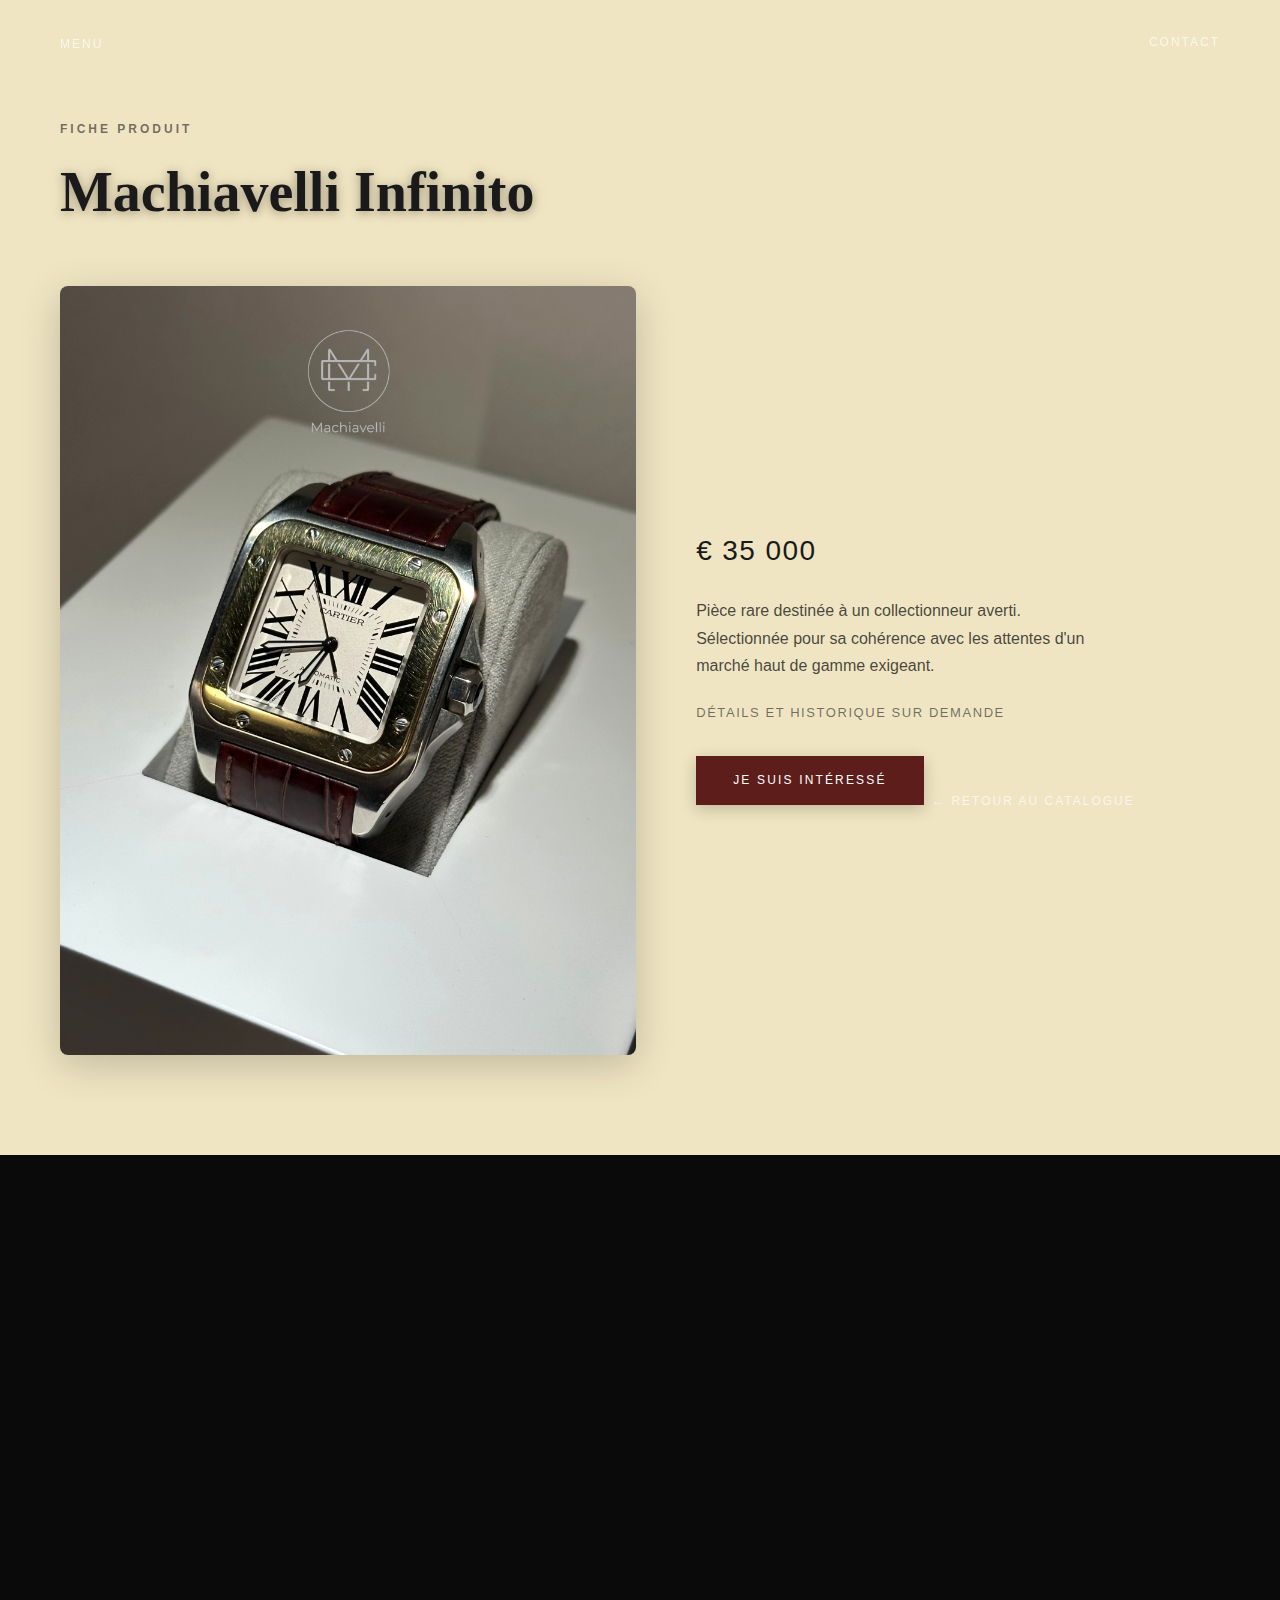
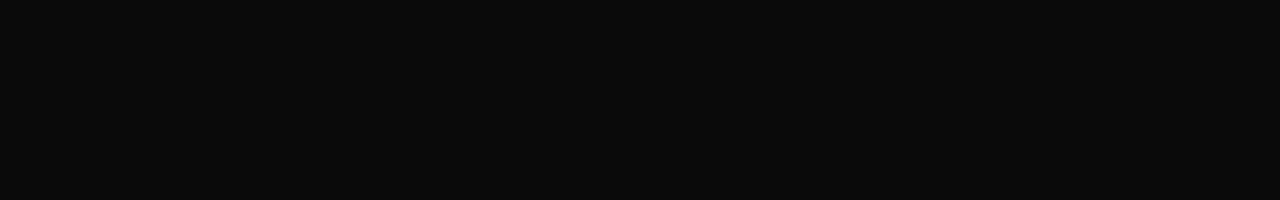
<file: montre9.html>
<!DOCTYPE html>
<html lang="fr">
<head>
    <meta charset="UTF-8">
    <meta name="viewport" content="width=device-width, initial-scale=1.0">
    <title>Machiavelli Infinito - Machiavelli</title>
    <link rel="stylesheet" href="style.css">
</head>
<body>
    <!-- Navigation -->
    <nav class="navbar-minimal">
        <div class="nav-minimal-container">
            <div class="nav-minimal-menu">
                <a href="index.html#home" class="nav-minimal-link">MENU</a>
                <div class="nav-minimal-dropdown">
                    <a href="index.html#collection" class="nav-minimal-link nav-minimal-item">Catalogue</a>
                    <a href="index.html#about" class="nav-minimal-link nav-minimal-item">Qui je suis</a>
                    <a href="index.html#craftsmanship" class="nav-minimal-link nav-minimal-item">Expertise</a>
                    <a href="index.html#contact" class="nav-minimal-link nav-minimal-item">Contact</a>
                </div>
            </div>
            <a href="index.html#contact" class="nav-minimal-link">CONTACT</a>
        </div>
    </nav>

    <section class="watch-detail-page">
        <div class="container">
            <div class="section-label">Fiche produit</div>
            <h1 class="section-title">Machiavelli Infinito</h1>

            <div class="collection-grid" style="grid-template-columns: 1.1fr 1fr;gap:60px;align-items:center;">
                <div>
                    <img src="montre/montre9.png.webp" alt="Machiavelli Infinito" class="watch-img" loading="lazy">
                </div>
                <div class="watch-info" style="text-align:left;">
                    <p class="watch-price" style="margin-bottom:24px;">€ 35 000</p>
                    <p style="color:rgba(26,26,26,0.8);max-width:420px;line-height:1.7;margin-bottom:24px;">
                        Pièce rare destinée à un collectionneur averti.
                        Sélectionnée pour sa cohérence avec les attentes d'un marché haut de gamme exigeant.
                    </p>
                    <p style="margin-top:24px;color:rgba(26,26,26,0.6);font-size:13px;letter-spacing:0.12em;text-transform:uppercase;">
                        Détails et historique sur demande
                    </p>
                    <a href="https://api.whatsapp.com/send?phone=32484709109&text=Je%20suis%20int%C3%A9ress%C3%A9%20par%20cette%20montre" target="_blank" rel="noopener noreferrer" class="interest-button">
                        Je suis intéressé
                    </a>
                    <a href="catalogue.html" class="nav-minimal-link" style="display:inline-block;margin-top:24px;margin-left:4px;">
                        ← Retour au catalogue
                    </a>
                </div>
            </div>
        </div>
    </section>
</body>
</html>
</file>
<file: style.css>
/* ===================================
   FONTS
   =================================== */

@font-face {
    font-family: 'Akira';
    src: url('https://www.fontsaddict.com/fontface/akira-expanded-demo.otf') format('opentype');
    font-weight: normal;
    font-style: normal;
    font-display: swap;
}

@font-face {
    font-family: 'Migra';
    src: url('Migra - Free for Personal Use/Migra-Extrabold.woff2') format('woff2'),
         url('Migra - Free for Personal Use/Migra-Extrabold.woff') format('woff'),
         url('Migra - Free for Personal Use/Migra-Extrabold.otf') format('opentype');
    font-weight: 800;
    font-style: normal;
    font-display: swap;
}

@font-face {
    font-family: 'Migra';
    src: url('Migra - Free for Personal Use/Migra-Extralight.woff2') format('woff2'),
         url('Migra - Free for Personal Use/Migra-Extralight.woff') format('woff'),
         url('Migra - Free for Personal Use/Migra-Extralight.otf') format('opentype');
    font-weight: 200;
    font-style: normal;
    font-display: swap;
}

/* ===================================
   RESET & VARIABLES
   =================================== */

* {
    margin: 0;
    padding: 0;
    box-sizing: border-box;
}

/* ===================================
   ÉCRAN DE CHARGEMENT
   =================================== */

.loading-screen {
    position: fixed;
    top: 0;
    left: 0;
    width: 100%;
    height: 100vh;
    background: #5d1d1b;
    display: flex;
    justify-content: center;
    align-items: center;
    z-index: 10000;
    opacity: 1;
    visibility: visible;
    transition: opacity 0.8s ease, visibility 0.8s ease;
}

.loading-screen.hidden {
    opacity: 0;
    visibility: hidden;
    pointer-events: none;
}

.loading-content {
    display: flex;
    flex-direction: column;
    align-items: center;
    justify-content: center;
}

.loading-image {
    max-width: 250px;
    width: 100%;
    height: auto;
    object-fit: contain;
    animation: fadeInScale 1s ease-out;
}

@keyframes fadeInScale {
    0% {
        opacity: 0;
        transform: scale(0.9);
    }
    100% {
        opacity: 1;
        transform: scale(1);
    }
}

:root {
    --primary-color: #5d1d1b;
    --secondary-color: #8d2f2d;
    --gold-color: #5d1d1b;
    --light-gold: #8d2f2d;
    --dark-bg: #0a0a0a;
    --light-bg: #efe5c2;
    --text-dark: #1a1a1a;
    --text-light: #ffffff;
    --text-gray: #6b6b6b;
    
    --font-serif: 'Playfair Display', serif;
    --font-elegant: 'Cormorant Garamond', serif;
    --font-sans: 'Raleway', sans-serif;
    
    --transition-smooth: all 0.4s cubic-bezier(0.4, 0, 0.2, 1);
    --transition-slow: all 0.8s cubic-bezier(0.4, 0, 0.2, 1);
}

html {
    scroll-behavior: smooth;
    -webkit-text-size-adjust: 100%;
    -ms-text-size-adjust: 100%;
}

* {
    -webkit-tap-highlight-color: transparent;
}

body {
    font-family: var(--font-sans);
    color: var(--text-dark);
    background-color: var(--dark-bg);
    line-height: 1.6;
    overflow-x: hidden;
    position: relative;
    min-height: 200vh;
}

body.loading {
    overflow: hidden;
}

.scroll-spacer {
    position: relative;
    z-index: -2;
    pointer-events: none;
}

.transition-spacer {
    position: relative;
    z-index: 2;
    pointer-events: none;
}

/* Particules dorées animées en arrière-plan */
body::before {
    content: '';
    position: fixed;
    top: 0;
    left: 0;
    width: 100%;
    height: 100%;
    background-image: 
        radial-gradient(2px 2px at 20% 30%, rgba(93, 29, 27, 0.15), transparent),
        radial-gradient(2px 2px at 60% 70%, rgba(93, 29, 27, 0.1), transparent),
        radial-gradient(1px 1px at 50% 50%, rgba(93, 29, 27, 0.2), transparent),
        radial-gradient(1px 1px at 80% 10%, rgba(93, 29, 27, 0.15), transparent),
        radial-gradient(2px 2px at 90% 60%, rgba(93, 29, 27, 0.1), transparent);
    background-size: 200% 200%;
    background-position: 0% 0%, 100% 0%, 50% 50%, 0% 100%, 100% 100%;
    animation: particleFloat 20s ease-in-out infinite;
    pointer-events: none;
    z-index: 0;
}

@keyframes particleFloat {
    0%, 100% { background-position: 0% 0%, 100% 0%, 50% 50%, 0% 100%, 100% 100%; }
    25% { background-position: 20% 20%, 80% 20%, 60% 60%, 20% 80%, 80% 80%; }
    50% { background-position: 40% 40%, 60% 40%, 50% 50%, 40% 60%, 60% 60%; }
    75% { background-position: 20% 20%, 80% 20%, 60% 60%, 20% 80%, 80% 80%; }
}

.container {
    max-width: 1400px;
    margin: 0 auto;
    padding: 0 60px;
}

/* ===================================
   NAVIGATION MINIMALISTE
   =================================== */

.navbar-minimal {
    position: fixed;
    top: 0;
    left: 0;
    right: 0;
    z-index: 1000;
    background: transparent;
    padding: 30px 60px;
    pointer-events: none;
}

@media (max-width: 768px) {
    .navbar-minimal {
        padding: 20px 25px;
    }
}

@media (max-width: 480px) {
    .navbar-minimal {
        padding: 15px 20px;
    }
}

.nav-minimal-container {
    display: flex;
    justify-content: space-between;
    align-items: center;
    width: 100%;
    pointer-events: auto;
}

.nav-minimal-link {
    color: rgba(255, 255, 255, 0.7);
    text-decoration: none;
    font-family: var(--font-sans);
    font-size: 12px;
    font-weight: 300;
    letter-spacing: 2px;
    text-transform: uppercase;
    transition: var(--transition-smooth);
    position: relative;
}

.nav-minimal-link:hover {
    color: rgba(255, 255, 255, 1);
}

.nav-minimal-link::after {
    content: '';
    position: absolute;
    bottom: -3px;
    left: 0;
    width: 0;
    height: 1px;
    background: var(--primary-color);
    transition: var(--transition-smooth);
}

.nav-minimal-link:hover::after {
    width: 100%;
}

/* Menu minimal déroulant */

.nav-minimal-menu {
    position: relative;
}

.nav-minimal-dropdown {
    position: fixed;
    top: 0;
    left: 0;
    width: 100%;
    height: 100vh;
    background: rgba(10, 10, 10, 0.98);
    backdrop-filter: blur(20px);
    display: flex;
    flex-direction: column;
    justify-content: center;
    align-items: center;
    gap: 40px;
    opacity: 0;
    visibility: hidden;
    transform: translateY(-20px);
    pointer-events: none;
    transition: all 0.5s cubic-bezier(0.4, 0, 0.2, 1);
    z-index: 9999;
}

.nav-minimal-dropdown.active {
    opacity: 1;
    visibility: visible;
    transform: translateY(0);
    pointer-events: auto;
}

.nav-minimal-dropdown .nav-minimal-item {
    font-size: 24px;
    letter-spacing: 4px;
    color: rgba(255, 255, 255, 0.9);
    text-decoration: none;
    transition: all 0.3s ease;
    padding: 15px 30px;
    position: relative;
}

.nav-minimal-dropdown .nav-minimal-item:hover {
    color: var(--primary-color);
    transform: translateX(10px);
}

.nav-minimal-dropdown .nav-minimal-item::after {
    content: '';
    position: absolute;
    bottom: 10px;
    left: 30px;
    width: 0;
    height: 1px;
    background: var(--primary-color);
    transition: width 0.3s ease;
}

.nav-minimal-dropdown .nav-minimal-item:hover::after {
    width: calc(100% - 60px);
}

.menu-close {
    position: absolute;
    top: 40px;
    right: 60px;
    background: transparent;
    border: none;
    color: rgba(255, 255, 255, 0.8);
    font-size: 48px;
    line-height: 1;
    cursor: pointer;
    transition: all 0.3s ease;
    padding: 0;
    width: 50px;
    height: 50px;
    display: flex;
    align-items: center;
    justify-content: center;
    z-index: 10000;
}

.menu-close:hover {
    color: var(--primary-color);
    transform: rotate(90deg);
}

.nav-minimal-item {
    font-size: 10px;
    letter-spacing: 2px;
}

/* ===================================
   NAVIGATION (Ancienne - conservée pour référence)
   =================================== */

.navbar {
    position: fixed;
    top: 0;
    left: 0;
    right: 0;
    z-index: 1000;
    background: transparent;
    transition: var(--transition-smooth);
    padding: 30px 0;
    display: none;
}

.navbar.scrolled {
    background: rgba(10, 10, 10, 0.95);
    backdrop-filter: blur(10px);
    padding: 20px 0;
    box-shadow: 0 4px 30px rgba(0, 0, 0, 0.3);
}

.nav-container {
    max-width: 1400px;
    margin: 0 auto;
    padding: 0 60px;
    display: flex;
    justify-content: space-between;
    align-items: center;
}

.logo {
    display: flex;
    align-items: center;
    height: 50px;
}

.logo-img {
    height: 100%;
    width: auto;
    max-width: 200px;
    min-width: 120px;
    object-fit: contain;
    filter: brightness(0) invert(1);
    transition: var(--transition-smooth);
}

.logo-img:hover {
    filter: brightness(0) invert(1) drop-shadow(0 0 10px rgba(93, 29, 27, 0.5));
}

@media (max-width: 768px) {
    .logo-img {
        max-width: 150px;
        min-width: 100px;
    }
}

.nav-menu {
    display: flex;
    list-style: none;
    gap: 50px;
}

.nav-link {
    color: var(--text-light);
    text-decoration: none;
    font-size: 14px;
    font-weight: 400;
    letter-spacing: 1.5px;
    text-transform: uppercase;
    transition: var(--transition-smooth);
    position: relative;
}

.nav-link::after {
    content: '';
    position: absolute;
    bottom: -5px;
    left: 0;
    width: 0;
    height: 1px;
    background: var(--primary-color);
    transition: var(--transition-smooth);
}

.nav-link:hover::after {
    width: 100%;
}

.hamburger {
    display: none;
    flex-direction: column;
    gap: 6px;
    cursor: pointer;
}

.hamburger span {
    width: 30px;
    height: 2px;
    background: var(--text-light);
    transition: var(--transition-smooth);
}

/* ===================================
   HERO SECTION
   =================================== */

.hero {
    height: 100vh;
    position: fixed;
    top: 0;
    left: 0;
    right: 0;
    display: flex;
    align-items: center;
    justify-content: center;
    overflow: hidden;
    background-color: transparent;
    z-index: 1;
}

.hero-video {
    position: fixed;
    top: 0;
    left: 0;
    width: 100%;
    height: 100vh;
    object-fit: cover;
    z-index: -1;
}

/* Gradient animé sur le hero */
.hero::after {
    content: '';
    position: absolute;
    inset: 0;
    background: linear-gradient(
        135deg,
        rgba(93, 29, 27, 0.05) 0%,
        transparent 30%,
        transparent 70%,
        rgba(93, 29, 27, 0.05) 100%
    );
    animation: gradientShift 8s ease-in-out infinite;
    pointer-events: none;
    z-index: 1;
}

@keyframes gradientShift {
    0%, 100% { opacity: 0.3; transform: scale(1); }
    50% { opacity: 0.6; transform: scale(1.1); }
}

.hero::before {
    display: none;
}

@keyframes heroAnimation {
    0%, 100% { opacity: 1; transform: scale(1); }
    50% { opacity: 0.8; transform: scale(1.1); }
}

.hero-overlay {
    position: absolute;
    top: 0;
    left: 0;
    right: 0;
    bottom: 0;
    background: url('data:image/svg+xml,<svg width="100" height="100" xmlns="http://www.w3.org/2000/svg"><rect width="1" height="1" fill="rgba(93,29,27,0.03)"/></svg>');
    background-size: 100px 100px;
    opacity: 0.3;
    z-index: 1;
    animation: overlayPulse 4s ease-in-out infinite;
}

@keyframes overlayPulse {
    0%, 100% { opacity: 0.3; }
    50% { opacity: 0.5; }
}

.hero-content {
    position: relative;
    z-index: 2;
    text-align: center;
    width: 100%;
    display: flex;
    justify-content: center;
    align-items: flex-start;
    padding-top: 0.5vh;
}

.hero-title {
    font-family: 'Migra', sans-serif;
    font-size: clamp(72px, 12vw, 160px);
    font-weight: 800;
    color: var(--text-light);
    line-height: 0.9;
    margin-bottom: 10px;
    letter-spacing: 0.01em;
    text-transform: uppercase;
    position: relative;
}

.hero-title.single-line {
    letter-spacing: 0.02em;
}

.hero-subline {
    font-family: 'Migra', sans-serif;
    font-size: clamp(10px, 2vw, 14px);
    letter-spacing: 0.25em;
    text-transform: uppercase;
    color: rgba(255, 255, 255, 0.5);
    font-weight: 200;
    margin-top: 15px;
}

.hero-title .line {
    display: block;
    opacity: 0;
    transform: translateY(50px);
    animation: fadeInUp 1s ease-out forwards;
}

.hero-title .line:nth-child(1) {
    animation-delay: 0.3s;
}

.hero-title .line:nth-child(2) {
    animation-delay: 0.6s;
}

@keyframes fadeInUp {
    to {
        opacity: 1;
        transform: translateY(0);
    }
}

.hero-subtitle {
    font-family: var(--font-elegant);
    font-size: clamp(18px, 2vw, 24px);
    color: var(--primary-color);
    letter-spacing: 3px;
    margin-bottom: 50px;
    opacity: 0;
    animation: fadeIn 1s ease-out 1s forwards;
}

@keyframes fadeIn {
    to { opacity: 1; }
}

.cta-button {
    display: inline-block;
    padding: 18px 50px;
    background: transparent;
    color: var(--text-light);
    text-decoration: none;
    font-size: 13px;
    font-weight: 500;
    letter-spacing: 2px;
    text-transform: uppercase;
    border: 2px solid var(--primary-color);
    position: relative;
    overflow: hidden;
    transition: var(--transition-smooth);
    opacity: 0;
    animation: fadeIn 1s ease-out 1.3s forwards;
}

.cta-button::before {
    content: '';
    position: absolute;
    top: 0;
    left: -100%;
    width: 100%;
    height: 100%;
    background: var(--primary-color);
    transition: var(--transition-smooth);
    z-index: -1;
}

.cta-button:hover::before {
    left: 0;
}

.cta-button:hover {
    color: var(--primary-color);
    border-color: var(--primary-color);
}

.scroll-indicator {
    position: absolute;
    bottom: 50px;
    left: 50%;
    transform: translateX(-50%);
    z-index: 3;
}

.mouse {
    width: 26px;
    height: 40px;
    border: 2px solid rgba(93, 29, 27, 0.5);
    border-radius: 20px;
    display: flex;
    justify-content: center;
    padding-top: 8px;
}

.wheel {
    width: 3px;
    height: 8px;
    background: var(--primary-color);
    border-radius: 2px;
    animation: scroll 1.5s infinite;
}

@keyframes scroll {
    0% { opacity: 1; transform: translateY(0); }
    100% { opacity: 0; transform: translateY(12px); }
}

/* ===================================
   SECTION STYLES
   =================================== */

.section-label {
    font-size: 12px;
    letter-spacing: 3px;
    text-transform: uppercase;
    color: var(--primary-color);
    margin-bottom: 20px;
    font-weight: 600;
}

.section-title {
    font-family: var(--font-serif);
    font-size: clamp(36px, 5vw, 56px);
    font-weight: 700;
    line-height: 1.2;
    margin-bottom: 30px;
    position: relative;
    display: inline-block;
    text-shadow: 
        0 2px 10px rgba(0, 0, 0, 0.3),
        0 0 20px rgba(93, 29, 27, 0.1);
}

.section-title::after {
    content: '';
    position: absolute;
    bottom: -8px;
    left: 0;
    width: 0;
    height: 2px;
    background: linear-gradient(90deg, var(--primary-color), transparent);
    animation: titleUnderline 1.5s ease-out 0.5s forwards;
    box-shadow: 0 0 10px rgba(93, 29, 27, 0.5);
    height: 2px;
    background: linear-gradient(90deg, var(--primary-color), transparent);
    animation: titleUnderline 1.5s ease-out 0.5s forwards;
    box-shadow: 0 0 10px rgba(93, 29, 27, 0.5);
}

@keyframes titleUnderline {
    to { width: 100px; }
}

.section-header {
    text-align: center;
    margin-bottom: 80px;
}

/* ===================================
   PHILOSOPHY SECTION
   =================================== */

.philosophy {
    background: rgba(255, 255, 255, 0.03);
    backdrop-filter: blur(15px) saturate(150%);
    -webkit-backdrop-filter: blur(15px) saturate(150%);
    position: fixed;
    top: 100vh;
    left: 0;
    right: 0;
    z-index: 2;
    overflow: hidden;
    height: 100vh;
    display: flex;
    align-items: center;
    justify-content: center;
    will-change: top, opacity;
    transition: none;
    opacity: 1;
}

.philosophy::before {
    content: '';
    position: absolute;
    top: -50%;
    left: -50%;
    width: 200%;
    height: 200%;
    background: linear-gradient(
        45deg,
        transparent 30%,
        rgba(255, 255, 255, 0.05) 50%,
        transparent 70%
    );
    animation: liquidShine 12s ease-in-out infinite;
    pointer-events: none;
    z-index: 0;
    opacity: 0.6;
}

.philosophy .container {
    width: 100%;
    height: 100%;
    display: flex;
    align-items: center;
    justify-content: center;
}

.philosophy-content {
    max-width: 900px;
    margin: 0 auto;
    text-align: center;
    position: relative;
    z-index: 2;
    will-change: transform, opacity;
    transform: translateX(0);
    opacity: 1;
}

@keyframes liquidShine {
    0%, 100% {
        transform: translate(-50%, -50%) rotate(0deg);
    }
    50% {
        transform: translate(-50%, -50%) rotate(180deg);
    }
}

.philosophy-text {
    font-family: var(--font-elegant);
    font-size: 22px;
    line-height: 1.8;
    color: rgba(255, 255, 255, 0.95);
    text-shadow: 0 2px 10px rgba(0, 0, 0, 0.5);
}

/* Titre "Notre Vision" en blanc pour la section philosophie transparente */
.philosophy .section-label {
    color: rgba(255, 255, 255, 0.9);
    text-shadow: 0 2px 8px rgba(0, 0, 0, 0.5);
}

.philosophy .section-title {
    color: rgba(255, 255, 255, 0.98);
    text-shadow: 0 2px 15px rgba(0, 0, 0, 0.6);
}

/* ===================================
   ABOUT / QUI JE SUIS SECTION
   =================================== */

.about {
    background: #5d1d1b;
    padding: 140px 0;
    color: var(--text-light);
    position: relative;
}

.about::before {
    content: '';
    position: absolute;
    top: 0;
    left: 0;
    right: 0;
    height: 1px;
    background: linear-gradient(90deg, transparent, rgba(255, 255, 255, 0.1), transparent);
}

.about-inner {
    display: grid;
    grid-template-columns: minmax(0, 1.1fr) minmax(0, 1.4fr);
    gap: 80px;
    align-items: center;
}

.about-image-wrapper {
    position: relative;
}

.about-image-frame {
    position: relative;
    overflow: hidden;
    border-radius: 2px;
    border: 1px solid rgba(255, 255, 255, 0.08);
    box-shadow:
        0 20px 60px rgba(0, 0, 0, 0.4),
        inset 0 0 0 1px rgba(255, 255, 255, 0.03);
    background: rgba(0, 0, 0, 0.2);
    max-height: 600px;
    aspect-ratio: 3 / 4;
}

.about-image-frame::before {
    content: '';
    position: absolute;
    inset: 0;
    background: linear-gradient(135deg, rgba(255, 255, 255, 0.02) 0%, transparent 50%);
    pointer-events: none;
    z-index: 1;
}

.about-image {
    display: block;
    width: 100%;
    height: 100%;
    object-fit: cover;
    object-position: center top;
    filter: grayscale(0.3) contrast(1.1) brightness(0.95);
    transform: scale(1);
    transition: transform 1.2s cubic-bezier(0.19, 1, 0.22, 1),
                filter 0.8s ease-out;
    position: relative;
    z-index: 0;
}

.about-image-frame:hover .about-image {
    transform: scale(1.02);
    filter: grayscale(0.2) contrast(1.15) brightness(1);
}

.about-content {
    max-width: 650px;
}

.about-content .section-label {
    color: rgba(255, 255, 255, 0.6);
    font-size: 11px;
    letter-spacing: 3px;
    margin-bottom: 25px;
}

.about-content .section-title {
    color: var(--text-light);
    font-size: 42px;
    font-weight: 400;
    letter-spacing: 0.02em;
    margin-bottom: 20px;
}

.about-tagline {
    font-family: var(--font-sans);
    font-size: 11px;
    font-weight: 300;
    letter-spacing: 3px;
    text-transform: uppercase;
    color: rgba(255, 255, 255, 0.7);
    margin-bottom: 40px;
    position: relative;
    padding-bottom: 15px;
}

.about-tagline::after {
    content: '';
    position: absolute;
    bottom: 0;
    left: 0;
    width: 40px;
    height: 1px;
    background: rgba(255, 255, 255, 0.3);
}

.about-text {
    font-size: 15px;
    line-height: 1.85;
    color: rgba(255, 255, 255, 0.9);
    margin-bottom: 22px;
    font-weight: 300;
    letter-spacing: 0.01em;
}

.about-text:last-of-type {
    margin-bottom: 0;
}

/* ===================================
   COLLECTION SECTION
   =================================== */

.collection {
    background: #efe5c2;
    padding: 0 !important;
    color: var(--text-dark);
    position: fixed;
    top: 0;
    left: 0;
    right: 0;
    bottom: 0;
    z-index: 3;
    overflow-y: auto;
    transform: translateX(-100%);
    will-change: transform;
    transition: none;
    display: flex;
    align-items: flex-start;
    justify-content: center;
    position: relative;
}

.collection-video {
    position: absolute;
    top: 0;
    left: 0;
    width: 100%;
    height: 100%;
    object-fit: cover;
    z-index: 0;
}

.collection-overlay {
    position: absolute;
    top: 0;
    left: 0;
    width: 100%;
    height: 100%;
    background: rgba(239, 229, 194, 0.85);
    z-index: 1;
}


/* Styles très compacts pour la section collection */
.collection .container {
    min-height: auto !important;
    height: auto !important;
    padding: 80px 60px 80px 60px !important;
    display: flex !important;
    flex-direction: column !important;
    align-items: flex-start !important;
    justify-content: center !important;
    width: 100% !important;
    max-width: 1400px !important;
    position: relative;
    z-index: 2;
}


.collection .section-label {
    color: rgba(26, 26, 26, 0.6) !important;
    margin: 0 0 0 0 !important;
    padding: 0 !important;
    font-size: 10px !important;
    letter-spacing: 2px !important;
}

.collection .section-header {
    margin: 0 0 0 0 !important;
    padding: 0 !important;
    text-align: left !important;
    display: flex;
    flex-direction: column;
    align-items: flex-start;
}

.collection .section-header .section-label {
    margin-bottom: 2px !important;
    text-align: left;
}

.collection .section-title {
    font-size: clamp(18px, 2.5vw, 28px) !important;
    margin: 0 0 0 0 !important;
    padding: 0 !important;
    line-height: 1.1 !important;
    font-weight: 600 !important;
}

.collection .section-header .section-title {
    margin-bottom: 80px !important;
    text-align: left;
}

.collection-intro {
    text-align: left;
    max-width: 800px;
    margin: 0 0 120px 0;
    padding: 0 20px;
}

.collection-text {
    font-family: var(--font-serif);
    font-size: 16px;
    line-height: 1.8;
    color: rgba(26, 26, 26, 0.8);
    font-weight: 300;
    letter-spacing: 0.02em;
    margin: 0;
}

.collection .catalogue-button-wrapper {
    text-align: left;
    margin-top: 0;
    margin-bottom: 0;
}

.catalogue-button {
    display: inline-block;
    padding: 16px 48px;
    background: #5d1d1b;
    color: var(--text-light);
    font-family: var(--font-sans);
    font-size: 13px;
    font-weight: 400;
    letter-spacing: 0.15em;
    text-transform: uppercase;
    text-decoration: none;
    border: 1px solid #5d1d1b;
    border-radius: 2px;
    transition: all 0.4s cubic-bezier(0.4, 0, 0.2, 1);
    position: relative;
    overflow: hidden;
    box-shadow: 0 4px 20px rgba(93, 29, 27, 0.3);
}

.catalogue-button::before {
    content: '';
    position: absolute;
    top: 0;
    left: -100%;
    width: 100%;
    height: 100%;
    background: rgba(255, 255, 255, 0.1);
    transition: left 0.5s ease;
    z-index: 0;
}

.catalogue-button:hover::before {
    left: 100%;
}

.catalogue-button:hover {
    background: #6a211f;
    border-color: #6a211f;
    transform: translateY(-2px);
    box-shadow: 0 8px 30px rgba(93, 29, 27, 0.4);
}

.catalogue-button span {
    position: relative;
    z-index: 1;
}

/* Page catalogue complète */
.catalogue-page {
    background: #efe5c2;
    padding: 150px 0;
    color: var(--text-dark);
    position: relative;
    min-height: 100vh;
}

/* Page de détail d'une montre */
.watch-detail-page {
    background: #efe5c2;
    padding: 120px 0 80px;
    color: var(--text-dark);
    position: relative;
    min-height: 100vh;
}

.watch-detail-page .collection {
    position: relative !important;
    transform: none !important;
    overflow: visible !important;
    padding: 0;
    background: transparent;
}

.watch-detail-page .container {
    min-height: auto;
}

.watch-detail-page .section-label {
    color: rgba(26, 26, 26, 0.6);
}

.watch-detail-page .section-title {
    color: var(--text-dark);
    margin-bottom: 40px;
}

.watch-detail-page .watch-img {
    width: 100%;
    height: auto;
    border-radius: 8px;
    box-shadow: 0 10px 40px rgba(0, 0, 0, 0.2);
}

.watch-detail-page .watch-info {
    border: none;
    padding: 0;
    margin: 0;
    text-align: left;
    pointer-events: auto;
}

.watch-detail-page .watch-info * {
    pointer-events: auto;
}

.watch-detail-page .watch-price {
    color: var(--text-dark);
    font-size: 28px;
    font-weight: 500;
    margin-bottom: 24px;
    text-shadow: none;
}

.watch-detail-page .interest-button {
    margin-top: 32px;
    padding: 14px 36px;
    background: var(--primary-color);
    color: var(--text-light);
    border: 1px solid var(--primary-color);
    font-size: 12px;
    pointer-events: auto !important;
    cursor: pointer;
    position: relative;
    z-index: 10;
}

.watch-detail-page .interest-button:hover {
    background: #6a211f;
    border-color: #6a211f;
    transform: translateY(-2px);
    box-shadow: 0 8px 20px rgba(93, 29, 27, 0.4);
}

.catalogue-page .section-label {
    color: rgba(26, 26, 26, 0.6);
}

.collection-grid {
    display: grid;
    grid-template-columns: repeat(4, minmax(0, 1fr));
    gap: 32px;
    padding: 20px 0;
}

.watch-card {
    position: relative;
    overflow: hidden;
    background: linear-gradient(135deg, #5d1d1b 0%, #4a1614 100%);
    border: 1px solid rgba(255, 255, 255, 0.08);
    border-radius: 6px;
    padding: 36px 32px;
    transition: transform 0.6s cubic-bezier(0.4, 0, 0.2, 1),
                box-shadow 0.6s cubic-bezier(0.4, 0, 0.2, 1),
                border-color 0.6s cubic-bezier(0.4, 0, 0.2, 1),
                background 0.6s cubic-bezier(0.4, 0, 0.2, 1);
    cursor: pointer;
    box-shadow: 
        0 8px 32px rgba(0, 0, 0, 0.4),
        0 2px 8px rgba(0, 0, 0, 0.2),
        inset 0 1px 0 rgba(255, 255, 255, 0.08),
        inset 0 -1px 0 rgba(0, 0, 0, 0.3);
    backdrop-filter: blur(10px);
    will-change: transform, box-shadow;
}

.watch-card::before {
    content: '';
    position: absolute;
    inset: 0;
    background: linear-gradient(
        135deg,
        rgba(255, 255, 255, 0.08) 0%,
        transparent 40%,
        transparent 60%,
        rgba(255, 255, 255, 0.03) 100%
    );
    opacity: 0;
    transition: opacity 0.6s ease;
    pointer-events: none;
    z-index: 0;
}

.watch-card::after {
    content: '';
    position: absolute;
    top: 0;
    left: 0;
    right: 0;
    height: 1px;
    background: linear-gradient(
        90deg,
        transparent,
        rgba(255, 255, 255, 0.2),
        transparent
    );
    opacity: 0;
    transition: opacity 0.6s ease;
    pointer-events: none;
    z-index: 0;
}

.watch-card:hover {
    transform: translateY(-12px) scale(1.02);
    border-color: rgba(255, 255, 255, 0.2);
    box-shadow: 
        0 20px 60px rgba(0, 0, 0, 0.6),
        0 8px 24px rgba(0, 0, 0, 0.4),
        0 0 40px rgba(93, 29, 27, 0.3),
        inset 0 1px 0 rgba(255, 255, 255, 0.15),
        inset 0 -1px 0 rgba(0, 0, 0, 0.4);
    background: linear-gradient(135deg, #6a211f 0%, #5d1d1b 100%);
}

.watch-card:hover::before {
    opacity: 1;
}

.watch-card:hover::after {
    opacity: 1;
}

.watch-img {
    width: 100%;
    height: auto;
    display: block;
    object-fit: contain;
    object-position: center;
    filter: brightness(0.98) contrast(1.08) saturate(1.1);
    transition: transform 0.6s cubic-bezier(0.4, 0, 0.2, 1), 
                filter 0.6s cubic-bezier(0.4, 0, 0.2, 1);
    position: relative;
    z-index: 3;
    transform-origin: center;
    pointer-events: none;
}

.watch-info {
    text-align: center;
    margin-top: 20px;
    position: relative;
    z-index: 3;
    padding-top: 20px;
    border-top: 1px solid rgba(255, 255, 255, 0.08);
    pointer-events: none;
}

.watch-name {
    font-family: var(--font-serif);
    font-size: 22px;
    font-weight: 500;
    margin-bottom: 8px;
    color: var(--text-light);
    letter-spacing: 0.03em;
    line-height: 1.3;
    text-shadow: 0 2px 8px rgba(0, 0, 0, 0.3);
    transition: all 0.4s ease;
}

.watch-price {
    font-size: 16px;
    font-weight: 300;
    color: rgba(255, 255, 255, 0.85);
    letter-spacing: 0.05em;
    text-transform: uppercase;
    font-family: var(--font-sans);
    text-shadow: 0 1px 4px rgba(0, 0, 0, 0.2);
    transition: all 0.4s ease;
}

.interest-button {
    display: inline-block;
    margin-top: 20px;
    padding: 10px 28px;
    border: 1px solid rgba(255, 255, 255, 0.35);
    background: transparent;
    color: rgba(255, 255, 255, 0.9);
    font-family: var(--font-sans);
    font-size: 11px;
    font-weight: 300;
    letter-spacing: 0.18em;
    text-transform: uppercase;
    text-decoration: none;
    transition: all 0.4s cubic-bezier(0.4, 0, 0.2, 1);
    position: relative;
    overflow: hidden;
    box-shadow: 0 4px 15px rgba(0, 0, 0, 0.2);
}

.interest-button::before {
    content: '';
    position: absolute;
    top: 0;
    left: -100%;
    width: 100%;
    height: 100%;
    background: linear-gradient(90deg, transparent, rgba(93, 29, 27, 0.3), transparent);
    transition: left 0.6s ease;
}

.interest-button:hover::before {
    left: 100%;
}

.interest-button:hover {
    background: rgba(255, 255, 255, 0.06);
    border-color: rgba(93, 29, 27, 0.6);
    color: var(--primary-color);
    box-shadow: 
        0 6px 25px rgba(0, 0, 0, 0.3),
        0 0 20px rgba(93, 29, 27, 0.3);
    transform: translateY(-2px);
}


.watch-card:hover .watch-img {
    transform: scale(1.08) translateY(-4px);
    filter: brightness(1.05) contrast(1.15) saturate(1.2);
}

.watch-card:hover .watch-name {
    color: rgba(255, 255, 255, 1);
    text-shadow: 0 2px 12px rgba(0, 0, 0, 0.4), 0 0 20px rgba(255, 255, 255, 0.1);
}

.watch-card:hover .watch-price {
    color: rgba(255, 255, 255, 1);
    text-shadow: 0 1px 6px rgba(0, 0, 0, 0.3);
}

/* ===================================
   HERITAGE SECTION
   =================================== */

.heritage {
    background: var(--light-bg);
    padding: 150px 0;
}

.heritage-container {
    max-width: 1400px;
    margin: 0 auto;
    padding: 0 60px;
    display: grid;
    grid-template-columns: 1fr 1fr;
    gap: 100px;
    align-items: center;
}

.heritage-image {
    position: relative;
}

.heritage-photo {
    width: 100%;
    height: 600px;
    background: linear-gradient(135deg, var(--primary-color) 0%, var(--secondary-color) 100%);
    position: relative;
    overflow: hidden;
}

.heritage-photo::before {
    content: '';
    position: absolute;
    top: 50%;
    left: 50%;
    transform: translate(-50%, -50%);
    width: 80%;
    height: 80%;
    border: 2px solid rgba(93, 29, 27, 0.3);
    border-radius: 50%;
}

.heritage-photo::after {
    content: 'MACHIAVELLI';
    position: absolute;
    top: 50%;
    left: 50%;
    transform: translate(-50%, -50%);
    font-family: var(--font-serif);
    font-size: 48px;
    color: rgba(93, 29, 27, 0.2);
    letter-spacing: 8px;
    font-weight: 800;
}

.timeline {
    display: flex;
    flex-direction: column;
    gap: 50px;
}

.timeline-item {
    display: grid;
    grid-template-columns: 120px 1fr;
    gap: 30px;
    position: relative;
}

.timeline-item::before {
    content: '';
    position: absolute;
    left: 60px;
    top: 30px;
    bottom: -30px;
    width: 1px;
    background: linear-gradient(to bottom, var(--primary-color), transparent);
}

.timeline-item:last-child::before {
    display: none;
}

.timeline-year {
    font-family: var(--font-serif);
    font-size: 32px;
    font-weight: 700;
    color: var(--primary-color);
    position: relative;
}

.timeline-year::after {
    content: '';
    position: absolute;
    right: -18px;
    top: 12px;
    width: 8px;
    height: 8px;
    background: var(--primary-color);
    border-radius: 50%;
}

.timeline-content h4 {
    font-size: 22px;
    margin-bottom: 10px;
    color: var(--text-dark);
}

.timeline-content p {
    color: var(--text-gray);
    line-height: 1.7;
}

/* ===================================
   CRAFTSMANSHIP SECTION
   =================================== */

.craftsmanship {
    background: #5d1d1b;
    padding: 150px 0;
    color: var(--text-light);
    position: relative;
    overflow: hidden;
}

.craftsmanship-video {
    position: absolute;
    top: 0;
    left: 0;
    width: 100%;
    height: 100%;
    object-fit: cover;
    z-index: 0;
}


.craftsmanship .section-label {
    color: rgba(255, 255, 255, 0.6);
}

.craftsmanship .container {
    position: relative;
    z-index: 2;
}

.craftsmanship-grid {
    display: flex;
    flex-direction: row;
    gap: 40px;
    overflow-x: auto;
    overflow-y: hidden;
    padding: 20px 0 10px;
    scroll-snap-type: x mandatory;
    -webkit-overflow-scrolling: touch;
    scrollbar-width: none;
    -ms-overflow-style: none;
}

.craftsmanship-grid::-webkit-scrollbar {
    display: none;
}

.craft-card {
    text-align: center;
    padding: 40px 30px;
    background: #efe5c2;
    border: 1px solid rgba(255, 255, 255, 0.1);
    border-radius: 6px;
    transition: var(--transition-smooth);
    min-width: 320px;
    max-width: 360px;
    flex: 0 0 auto;
    scroll-snap-align: center;
    box-shadow: 
        0 8px 24px rgba(0, 0, 0, 0.2),
        0 2px 8px rgba(0, 0, 0, 0.1);
}

.craft-card:hover {
    border-color: rgba(255, 255, 255, 0.2);
    background: #f5ebd0;
    transform: translateY(-8px);
    box-shadow: 
        0 16px 40px rgba(0, 0, 0, 0.3),
        0 4px 12px rgba(0, 0, 0, 0.15);
}

.craft-icon {
    width: 100px;
    height: 100px;
    margin: 0 auto 30px;
    color: #5d1d1b;
}

.craft-icon svg {
    width: 100%;
    height: 100%;
}

.craft-card h3 {
    font-family: var(--font-sans);
    font-size: 18px;
    font-weight: 500;
    margin-bottom: 20px;
    color: #5d1d1b;
    letter-spacing: 0.02em;
}

.craft-card p {
    color: rgba(26, 26, 26, 0.8);
    line-height: 1.75;
    font-size: 15px;
    font-weight: 300;
}

/* ===================================
   TESTIMONIALS SECTION
   =================================== */

.testimonials {
    background: var(--light-bg);
    padding: 150px 0;
}

.testimonials-slider {
    max-width: 900px;
    margin: 0 auto 50px;
    position: relative;
    height: 350px;
}

.testimonial-card {
    position: absolute;
    top: 0;
    left: 0;
    width: 100%;
    opacity: 0;
    transform: translateX(50px);
    transition: var(--transition-smooth);
    pointer-events: none;
    background: white;
    padding: 60px;
    box-shadow: 0 10px 60px rgba(0, 0, 0, 0.1);
}

.testimonial-card.active {
    opacity: 1;
    transform: translateX(0);
    pointer-events: all;
}

.stars {
    color: var(--primary-color);
    font-size: 24px;
    margin-bottom: 30px;
    letter-spacing: 5px;
}

.testimonial-text {
    font-family: var(--font-elegant);
    font-size: 22px;
    line-height: 1.8;
    color: var(--text-dark);
    margin-bottom: 40px;
    font-style: italic;
}

.testimonial-author {
    border-top: 1px solid rgba(93, 29, 27, 0.2);
    padding-top: 25px;
}

.author-name {
    font-weight: 600;
    font-size: 18px;
    margin-bottom: 5px;
    color: var(--primary-color);
}

.author-title {
    color: var(--text-gray);
    font-size: 14px;
}

.slider-controls {
    display: flex;
    justify-content: center;
    align-items: center;
    gap: 30px;
}

.slider-btn {
    width: 50px;
    height: 50px;
    border: 1px solid var(--primary-color);
    background: transparent;
    color: var(--primary-color);
    font-size: 20px;
    cursor: pointer;
    transition: var(--transition-smooth);
}

.slider-btn:hover {
    background: var(--primary-color);
    color: white;
}

.slider-dots {
    display: flex;
    gap: 15px;
}

.dot {
    width: 12px;
    height: 12px;
    border-radius: 50%;
    background: rgba(93, 29, 27, 0.2);
    cursor: pointer;
    transition: var(--transition-smooth);
}

.dot.active {
    background: var(--primary-color);
    transform: scale(1.3);
}

/* ===================================
   CONTACT SECTION
   =================================== */

.contact {
    background: #efe5c2;
    padding: 150px 0;
    color: var(--text-dark);
    position: relative;
}

.contact::before {
    content: '';
    position: absolute;
    top: 0;
    left: 0;
    right: 0;
    height: 1px;
    background: linear-gradient(90deg, transparent, rgba(255, 255, 255, 0.1), transparent);
}

.contact .section-label {
    color: rgba(26, 26, 26, 0.6);
}

.contact-content {
    display: grid;
    grid-template-columns: 1fr 1fr;
    gap: 120px;
}

.contact-text {
    font-size: 15px;
    line-height: 1.85;
    color: rgba(26, 26, 26, 0.8);
    margin-bottom: 60px;
    font-weight: 300;
}

.contact-details {
    display: flex;
    flex-direction: column;
    gap: 50px;
}

.contact-item h4 {
    font-family: var(--font-sans);
    font-size: 12px;
    font-weight: 300;
    letter-spacing: 2px;
    text-transform: uppercase;
    margin-bottom: 20px;
    color: rgba(26, 26, 26, 0.7);
}

.contact-item p {
    color: rgba(26, 26, 26, 0.8);
    line-height: 1.8;
    font-size: 15px;
    font-weight: 300;
}

.contact-form {
    display: flex;
    flex-direction: column;
    gap: 30px;
}

.form-group {
    position: relative;
}

.form-group input,
.form-group textarea {
    width: 100%;
    padding: 15px 0;
    background: transparent;
    border: none;
    border-bottom: 1px solid rgba(26, 26, 26, 0.2);
    color: var(--text-dark);
    font-family: var(--font-sans);
    font-size: 15px;
    font-weight: 300;
    transition: var(--transition-smooth);
}

.form-group input:focus,
.form-group textarea:focus {
    outline: none;
    border-bottom-color: rgba(26, 26, 26, 0.6);
}

.form-group label {
    position: absolute;
    left: 0;
    top: 15px;
    color: rgba(26, 26, 26, 0.6);
    font-size: 15px;
    font-weight: 300;
    transition: var(--transition-smooth);
    pointer-events: none;
}

.form-group input:focus + label,
.form-group input:valid + label,
.form-group textarea:focus + label,
.form-group textarea:valid + label {
    top: -20px;
    font-size: 11px;
    letter-spacing: 1px;
    color: rgba(26, 26, 26, 0.7);
}

.form-group textarea {
    resize: none;
}

.submit-button {
    padding: 14px 40px;
    background: transparent;
    color: rgba(26, 26, 26, 0.8);
    border: 1px solid rgba(26, 26, 26, 0.3);
    font-size: 11px;
    font-weight: 300;
    letter-spacing: 2px;
    text-transform: uppercase;
    cursor: pointer;
    transition: var(--transition-smooth);
    align-self: flex-start;
    font-family: var(--font-sans);
}

.submit-button:hover {
    color: var(--text-light);
    border-color: var(--primary-color);
    background: var(--primary-color);
}

/* ===================================
   FOOTER
   =================================== */

.footer {
    background: #efe5c2;
    color: var(--text-dark);
    padding: 100px 0 40px;
    border-top: 1px solid rgba(26, 26, 26, 0.1);
}

.footer-content {
    display: flex;
    justify-content: space-between;
    align-items: flex-start;
    margin-bottom: 80px;
}

.footer-logo {
    margin-bottom: 15px;
}

.footer-logo-img {
    height: 30px;
    width: auto;
    max-width: 120px;
    object-fit: contain;
    filter: brightness(0) invert(1);
    opacity: 0.9;
    transition: var(--transition-smooth);
}

.footer-logo-img:hover {
    opacity: 1;
}

.footer-tagline {
    font-family: var(--font-sans);
    color: rgba(26, 26, 26, 0.6);
    font-size: 11px;
    font-weight: 300;
    letter-spacing: 2px;
    text-transform: uppercase;
    margin-bottom: 40px;
}

.social-links {
    display: flex;
    gap: 30px;
}

.social-link {
    color: rgba(26, 26, 26, 0.6);
    text-decoration: none;
    font-size: 11px;
    font-weight: 300;
    letter-spacing: 1px;
    text-transform: uppercase;
    transition: var(--transition-smooth);
}

.social-link:hover {
    color: rgba(26, 26, 26, 0.9);
}

.footer-section h4 {
    font-size: 11px;
    font-weight: 300;
    letter-spacing: 2px;
    text-transform: uppercase;
    margin-bottom: 30px;
    color: rgba(255, 255, 255, 0.5);
    font-family: var(--font-sans);
}

.footer-section ul {
    list-style: none;
}

.footer-section ul li {
    margin-bottom: 12px;
}

.footer-section ul li a {
    color: rgba(26, 26, 26, 0.6);
    text-decoration: none;
    font-size: 13px;
    font-weight: 300;
    transition: var(--transition-smooth);
}

.footer-section ul li a:hover {
    color: rgba(26, 26, 26, 0.9);
}

.footer-bottom {
    border-top: 1px solid rgba(26, 26, 26, 0.1);
    padding-top: 40px;
    display: flex;
    justify-content: space-between;
    align-items: center;
    font-size: 11px;
    font-weight: 300;
    letter-spacing: 1px;
    color: rgba(26, 26, 26, 0.6);
    text-transform: uppercase;
}

.footer-links {
    display: flex;
    gap: 40px;
}

.footer-links a {
    color: rgba(26, 26, 26, 0.6);
    text-decoration: none;
    transition: var(--transition-smooth);
    font-size: 11px;
    font-weight: 300;
    letter-spacing: 1px;
}

.footer-links a:hover {
    color: rgba(26, 26, 26, 0.9);
}

/* ===================================
   RESPONSIVE DESIGN
   =================================== */

@media (max-width: 1200px) {
    .container {
        padding: 0 40px;
    }
    
    .nav-container {
        padding: 0 40px;
    }
    
    .heritage-container {
        padding: 0 40px;
        gap: 60px;
    }
}

@media (max-width: 968px) {
    .hamburger {
        display: flex;
    }
    
    .nav-menu {
        position: fixed;
        left: -100%;
        top: 80px;
        flex-direction: column;
        background: rgba(10, 10, 10, 0.98);
        width: 100%;
        text-align: center;
        transition: var(--transition-smooth);
        padding: 50px 0;
        gap: 30px;
    }
    
    .nav-menu.active {
        left: 0;
    }
    
    .heritage-container {
        grid-template-columns: 1fr;
        gap: 60px;
    }
    
    .contact-content {
        grid-template-columns: 1fr;
        gap: 60px;
    }
    
    .footer-content {
        flex-direction: column;
        gap: 40px;
    }
    
    .timeline-item {
        grid-template-columns: 100px 1fr;
    }
}

@media (max-width: 768px) {
    .container {
        padding: 0 25px;
    }
    
    .navbar-minimal {
        padding: 20px 25px;
    }
    
    .nav-minimal-link {
        font-size: 10px;
        letter-spacing: 1.5px;
    }
    
    .hero-content {
        padding-top: 3vh;
    }
    
    .hero-title {
        font-size: clamp(48px, 12vw, 72px);
        letter-spacing: 0.02em;
    }
    
    .hero-subline {
        font-size: 10px;
        letter-spacing: 2px;
    }
    
    .philosophy {
        padding: 100px 0;
    }
    
    .philosophy-text {
        font-size: 18px;
    }
    
    .about {
        padding: 100px 0;
    }
    
    .about-inner {
        grid-template-columns: 1fr;
        gap: 50px;
    }
    
    .about-image-frame {
        max-width: 100%;
    }
    
    .about-content .section-title {
        font-size: 32px;
    }
    
    .about-text {
        font-size: 14px;
    }
    
    .collection {
        padding: 0 !important;
    }
    
    .collection-grid {
        grid-template-columns: repeat(2, minmax(0, 1fr));
        gap: 30px;
    }
    
    .watch-image {
        height: 280px;
    }
    
    .watch-name {
        font-size: 24px;
    }
    
    .craftsmanship {
        padding: 100px 0;
    }
    
    .craftsmanship-grid {
        overflow-x: auto;
        -webkit-overflow-scrolling: touch;
        scroll-snap-type: x mandatory;
        padding-bottom: 20px;
    }
    
    .craft-card {
        min-width: 85vw;
        max-width: 85vw;
        scroll-snap-align: start;
        padding: 40px 25px;
    }
    
    .testimonials {
        padding: 100px 0;
    }
    
    .testimonial-card {
        padding: 40px 25px;
    }
    
    .testimonial-text {
        font-size: 16px;
    }
    
    .contact {
        padding: 100px 0;
    }
    
    .contact-content {
        grid-template-columns: 1fr;
        gap: 50px;
    }
    
    .contact-text {
        font-size: 14px;
    }
    
    .contact-details {
        gap: 30px;
    }
    
    .contact-item h4 {
        font-size: 11px;
    }
    
    .contact-item p {
        font-size: 14px;
    }
    
    .footer {
        padding: 60px 0 30px;
    }
    
    .footer-content {
        flex-direction: column;
        gap: 40px;
    }
    
    .footer-bottom {
        flex-direction: column;
        gap: 20px;
        text-align: center;
    }
    
    .footer-links {
        flex-direction: column;
        gap: 15px;
        align-items: center;
    }
    
    .social-links {
        flex-direction: column;
        gap: 20px;
        align-items: flex-start;
    }
}

@media (max-width: 480px) {
    .container {
        padding: 0 20px;
    }
    
    .navbar-minimal {
        padding: 15px 20px;
    }
    
    .nav-minimal-link {
        font-size: 9px;
        letter-spacing: 1px;
    }
    
    .hero-content {
        padding-top: 2vh;
    }
    
    .hero-title {
        font-size: clamp(36px, 10vw, 56px);
        letter-spacing: 0.01em;
    }
    
    .hero-subline {
        font-size: 9px;
        letter-spacing: 1.5px;
        margin-top: 10px;
    }
    
    .section-label {
        font-size: 10px;
        letter-spacing: 2px;
    }
    
    .section-title {
        font-size: clamp(28px, 8vw, 40px);
    }
    
    .philosophy {
        padding: 80px 0;
    }
    
    .philosophy-text {
        font-size: 16px;
        line-height: 1.7;
    }
    
    .about {
        padding: 80px 0;
    }
    
    .about-content .section-title {
        font-size: 28px;
    }
    
    .about-tagline {
        font-size: 10px;
        margin-bottom: 30px;
    }
    
    .about-text {
        font-size: 13px;
        line-height: 1.75;
    }
    
    .collection {
        padding: 0 !important;
    }
    
    .collection-grid {
        grid-template-columns: 1fr;
        gap: 24px;
    }
    
    .watch-card {
        padding: 30px 20px;
    }
    
    .watch-image {
        height: 250px;
        margin-bottom: 25px;
    }
    
    .watch-name {
        font-size: 22px;
    }
    
    .watch-description {
        font-size: 13px;
    }
    
    .watch-price {
        font-size: 20px;
    }
    
    .watch-button {
        padding: 10px 25px;
        font-size: 11px;
    }
    
    .craftsmanship {
        padding: 80px 0;
    }
    
    .craft-card {
        min-width: 90vw;
        padding: 35px 20px;
    }
    
    .craft-icon {
        width: 80px;
        height: 80px;
        margin-bottom: 25px;
    }
    
    .craft-card h3 {
        font-size: 16px;
        margin-bottom: 15px;
    }
    
    .craft-card p {
        font-size: 13px;
        line-height: 1.7;
    }
    
    .testimonials {
        padding: 80px 0;
    }
    
    .testimonial-card {
        padding: 30px 20px;
    }
    
    .testimonial-text {
        font-size: 15px;
        line-height: 1.7;
    }
    
    .stars {
        font-size: 18px;
        margin-bottom: 20px;
    }
    
    .author-name {
        font-size: 16px;
    }
    
    .author-title {
        font-size: 12px;
    }
    
    .slider-controls {
        gap: 20px;
    }
    
    .slider-btn {
        width: 40px;
        height: 40px;
        font-size: 18px;
    }
    
    .contact {
        padding: 80px 0;
    }
    
    .contact-text {
        font-size: 13px;
        margin-bottom: 40px;
    }
    
    .contact-details {
        gap: 25px;
    }
    
    .contact-item h4 {
        font-size: 10px;
        margin-bottom: 12px;
    }
    
    .contact-item p {
        font-size: 13px;
        line-height: 1.6;
    }
    
    .form-group input,
    .form-group textarea {
        font-size: 14px;
        padding: 12px 0;
    }
    
    .form-group label {
        font-size: 14px;
    }
    
    .submit-button {
        padding: 12px 30px;
        font-size: 10px;
        width: 100%;
    }
    
    .footer {
        padding: 50px 0 25px;
    }
    
    .footer-logo-img {
        height: 35px;
    }
    
    .footer-tagline {
        font-size: 10px;
        margin-bottom: 30px;
    }
    
    .social-links {
        gap: 15px;
    }
    
    .social-link {
        font-size: 10px;
    }
    
    .footer-bottom {
        font-size: 10px;
    }
    
    .footer-links {
        gap: 20px;
        font-size: 10px;
    }
}

/* ===================================
   ANIMATIONS & UTILITIES
   =================================== */

.fade-in {
    opacity: 0;
    animation: fadeIn 1s ease-out forwards;
}

.slide-up {
    opacity: 0;
    transform: translateY(30px);
    animation: slideUp 0.8s ease-out forwards;
}

@keyframes slideUp {
    to {
        opacity: 1;
        transform: translateY(0);
    }
}

/* Smooth scroll padding for fixed navbar */
section {
    scroll-margin-top: 100px;
}

/* ===================================
   WIDGETS ANIMÉS DE LUXE
   =================================== */

/* Particules dorées flottantes */
.luxury-particles {
    position: absolute;
    inset: 0;
    pointer-events: none;
    z-index: 2;
    overflow: hidden;
}

.particle {
    position: absolute;
    width: 3px;
    height: 3px;
    background: radial-gradient(circle, rgba(93, 29, 27, 0.8), transparent);
    border-radius: 50%;
    animation: floatParticle 15s infinite ease-in-out;
    box-shadow: 0 0 10px rgba(93, 29, 27, 0.6);
}

@keyframes floatParticle {
    0% {
        transform: translateY(100vh) translateX(0) scale(0);
        opacity: 0;
    }
    10% {
        opacity: 1;
    }
    90% {
        opacity: 1;
    }
    100% {
        transform: translateY(-100vh) translateX(100px) scale(1);
        opacity: 0;
    }
}


/* Animation au scroll depuis la droite pour les textes */
.slide-in-right {
    opacity: 0;
    transform: translateX(80px);
    transition: opacity 1s cubic-bezier(0.4, 0, 0.2, 1),
                transform 1s cubic-bezier(0.4, 0, 0.2, 1);
}

.slide-in-right.visible {
    opacity: 1;
    transform: translateX(0);
}

/* Animation au scroll depuis la droite pour les images */
.slide-in-right-img {
    opacity: 0;
    transform: translateX(100px);
    transition: opacity 1.2s cubic-bezier(0.4, 0, 0.2, 1),
                transform 1.2s cubic-bezier(0.4, 0, 0.2, 1);
}

.slide-in-right-img.visible {
    opacity: 1;
    transform: translateX(0);
}

/* Animation au scroll pour les sections (ancienne - gardée pour compatibilité) */
.fade-in-up {
    opacity: 0;
    transform: translateY(40px);
    transition: opacity 0.8s cubic-bezier(0.4, 0, 0.2, 1),
                transform 0.8s cubic-bezier(0.4, 0, 0.2, 1);
}

.fade-in-up.visible {
    opacity: 1;
    transform: translateY(0);
}

/* Effet de relief sur les titres */
.section-title {
    text-shadow: 
        0 2px 10px rgba(0, 0, 0, 0.3),
        0 0 20px rgba(93, 29, 27, 0.1);
}

/* Animation de pulsation subtile */
@keyframes subtlePulse {
    0%, 100% { 
        box-shadow: 
            0 4px 20px rgba(0, 0, 0, 0.3),
            inset 0 0 0 1px rgba(255, 255, 255, 0.05);
    }
    50% { 
        box-shadow: 
            0 6px 30px rgba(0, 0, 0, 0.4),
            0 0 20px rgba(93, 29, 27, 0.1),
            inset 0 0 0 1px rgba(255, 255, 255, 0.08);
    }
}
</file>
